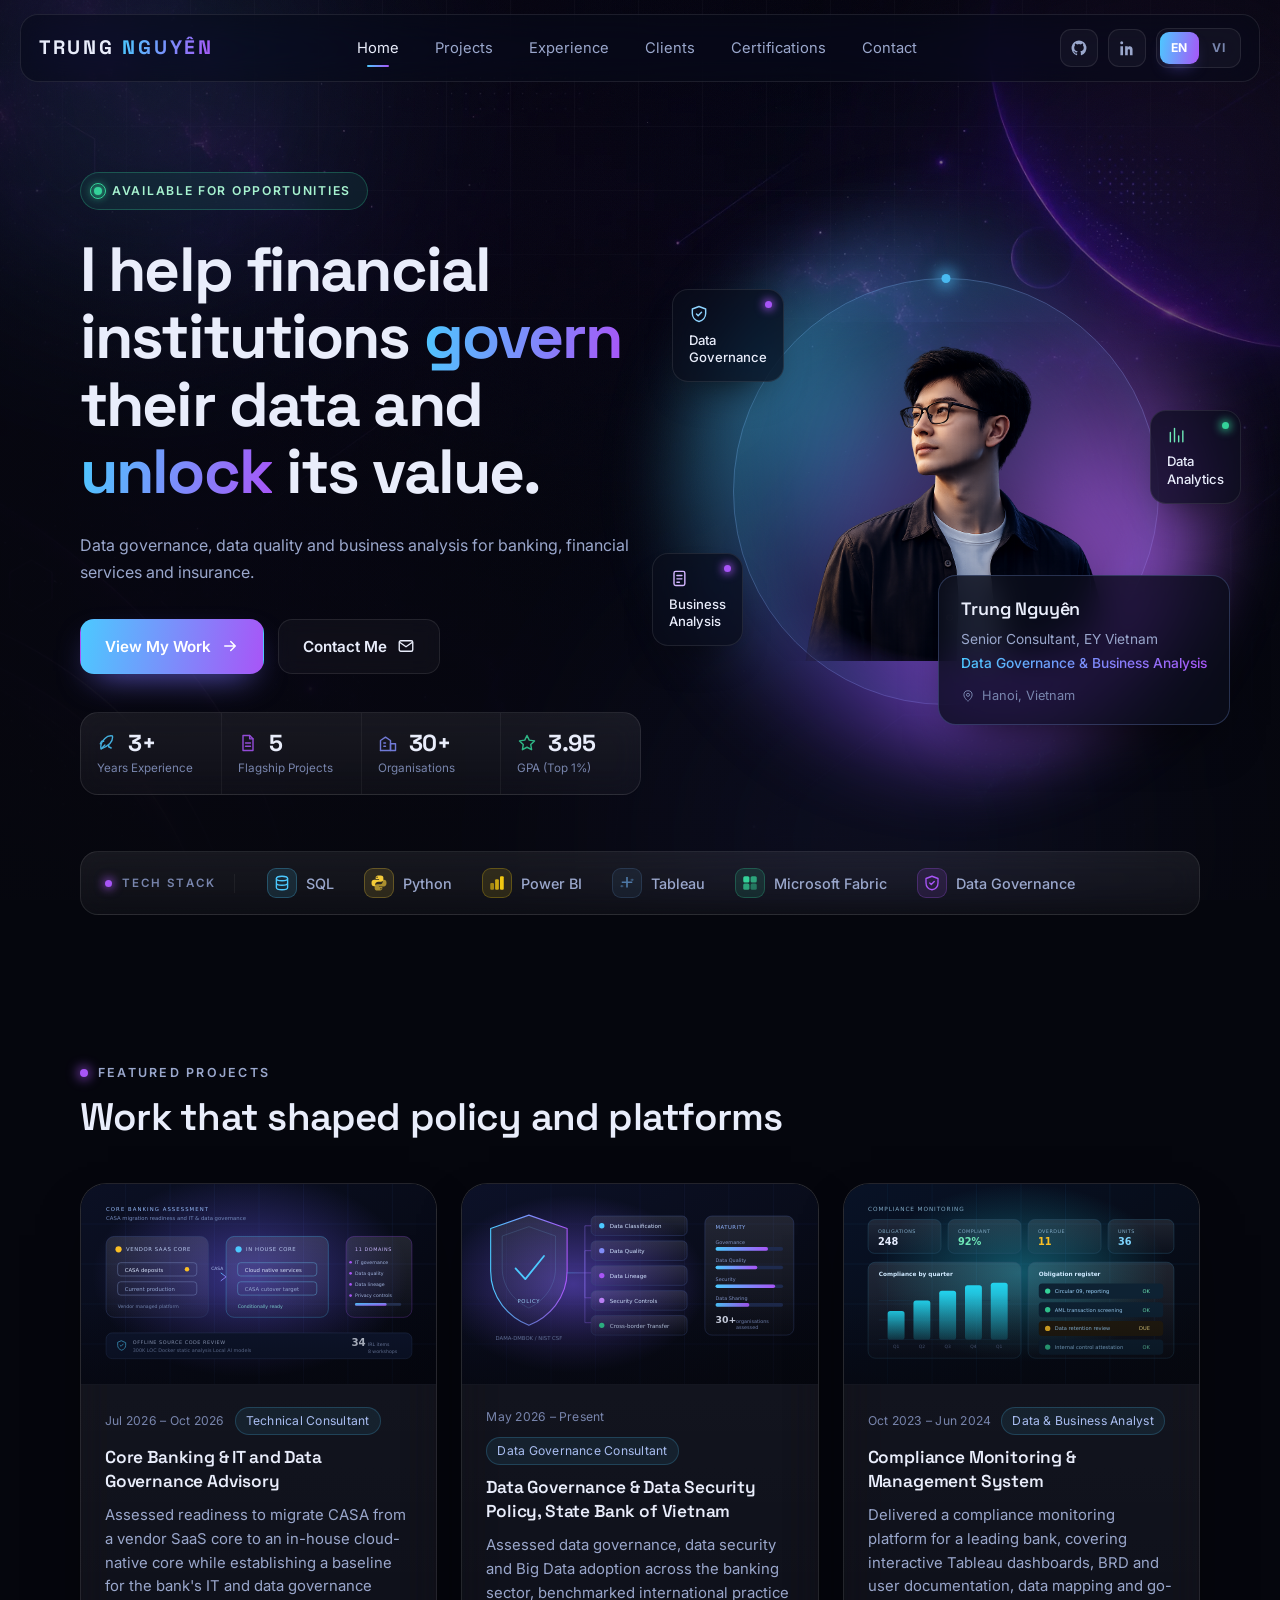
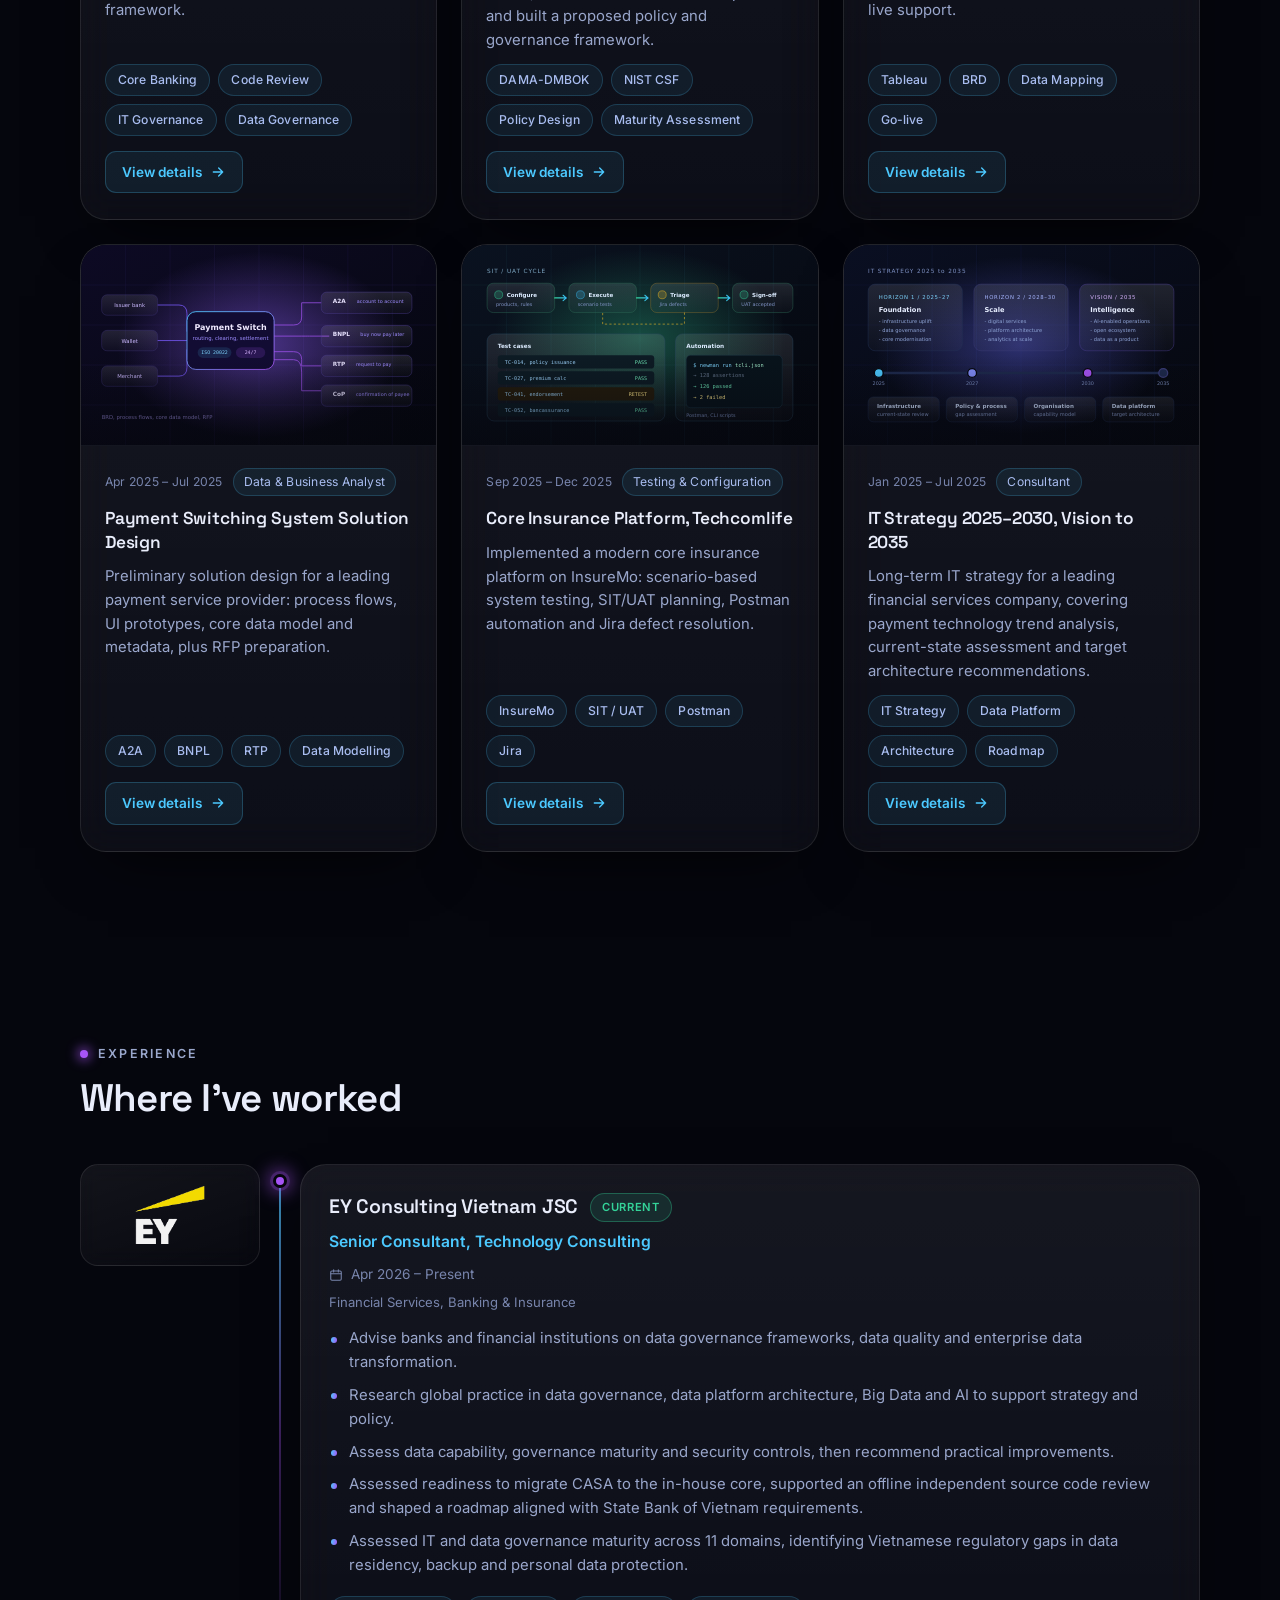
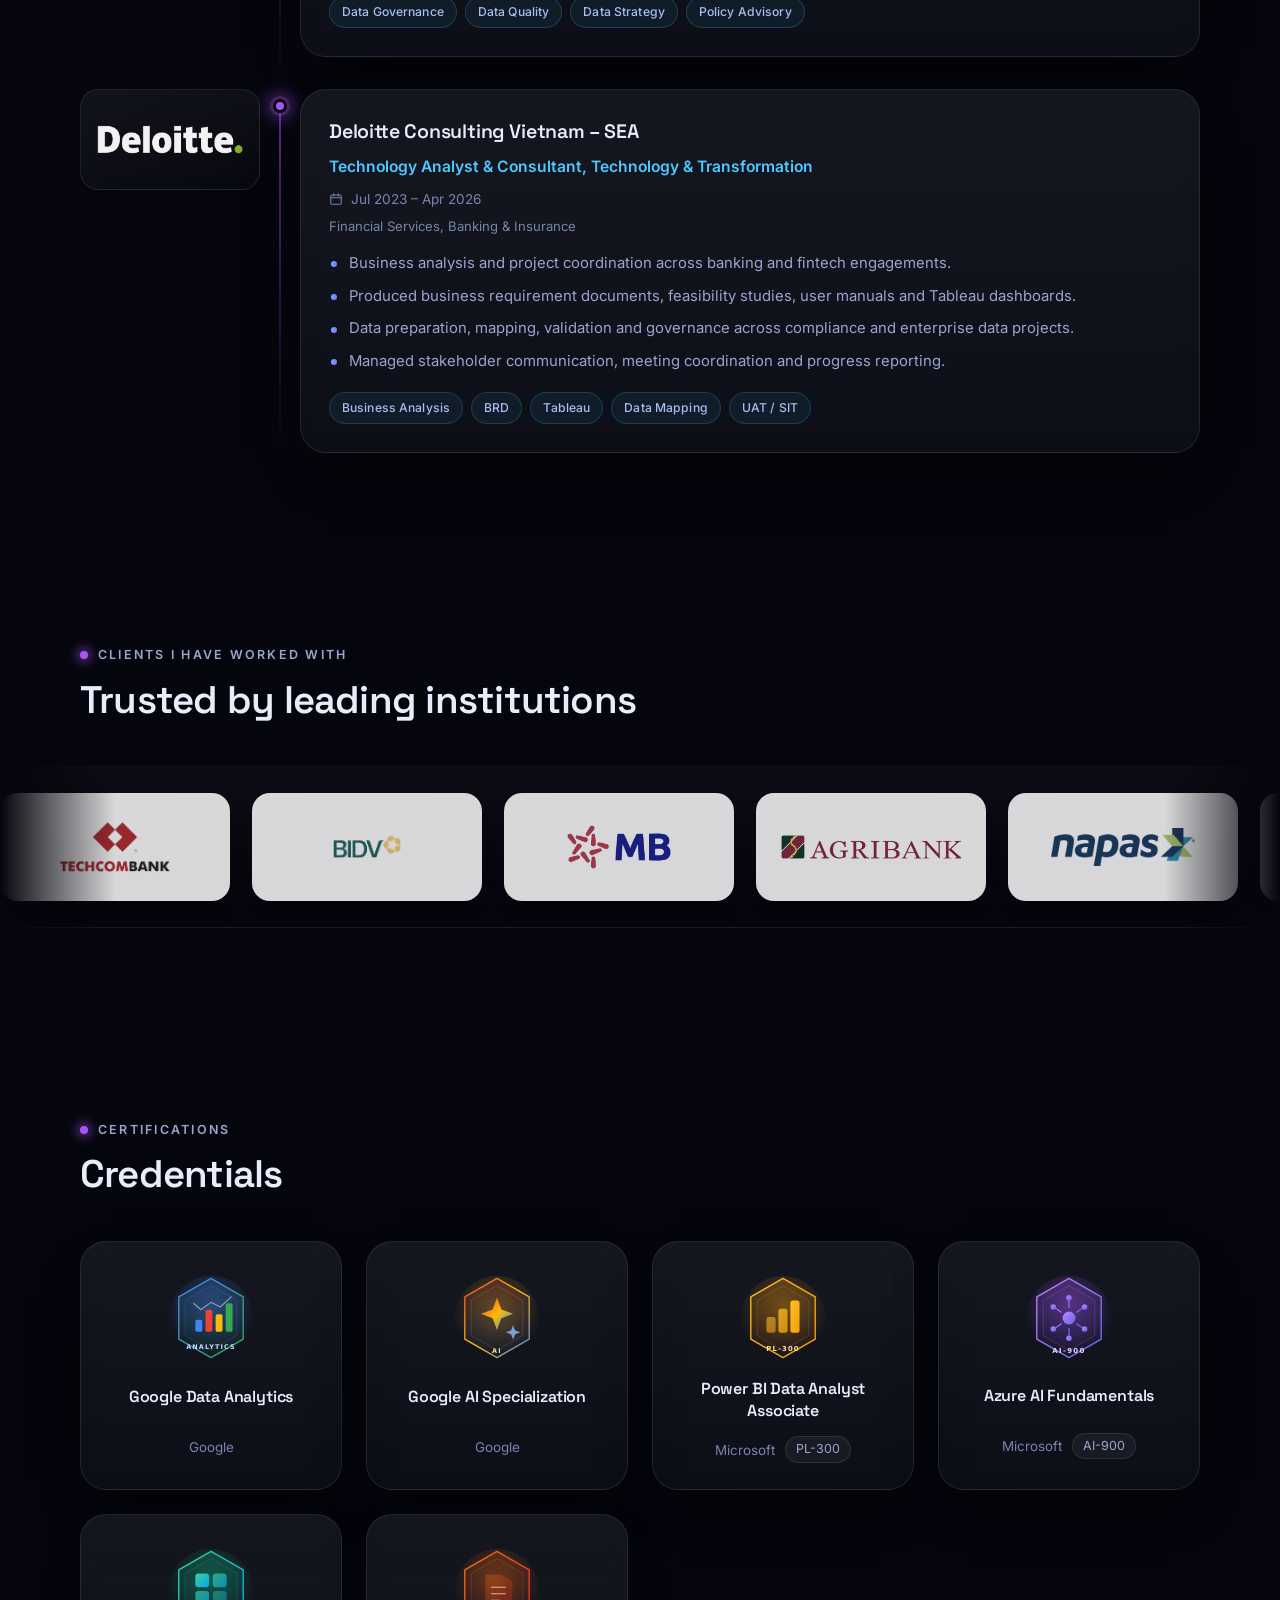
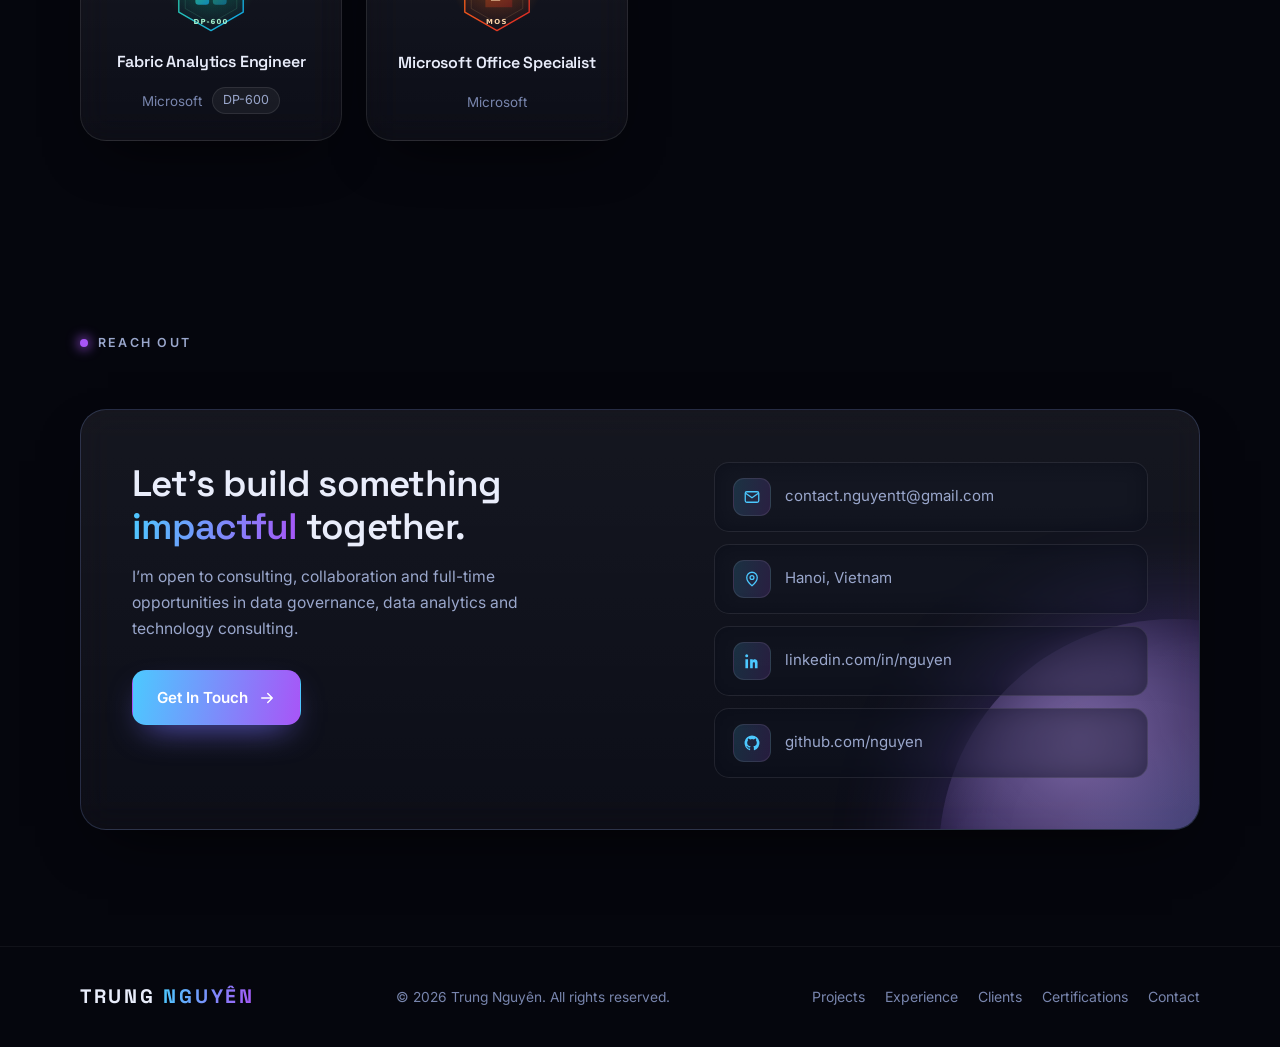
<file: index.html>
<!DOCTYPE html>
<html lang="en">
<head>
<meta charset="utf-8">
<meta name="viewport" content="width=device-width, initial-scale=1">

<!-- ══════════════════════════════════════════════════════════════════
     BEFORE GOING LIVE: replace https://your-domain.com with your real
     domain in the 4 places below (canonical, og:url, og:image,
     twitter:image) and in the JSON-LD block, robots.txt and sitemap.xml.
     Social previews need ABSOLUTE urls; a relative path shows no image.
     ══════════════════════════════════════════════════════════════════ -->

<title>Trung Nguyên | Data Governance &amp; Technology Consultant</title>
<meta name="description" content="Technology consultant specialising in data governance, data quality and business analysis for banking, financial services and insurance in Vietnam.">
<meta name="author" content="Trung Nguyên">
<meta name="theme-color" content="#05060d">
<link rel="canonical" href="https://your-domain.com/">

<meta property="og:type" content="website">
<meta property="og:site_name" content="Trung Nguyên">
<meta property="og:title" content="Trung Nguyên | Data Governance &amp; Technology Consultant">
<meta property="og:description" content="Data governance, data quality and business analysis for banking, financial services and insurance.">
<meta property="og:url" content="https://your-domain.com/">
<meta property="og:image" content="https://your-domain.com/Assets/og-image.jpg">
<meta property="og:image:width" content="1200">
<meta property="og:image:height" content="630">
<meta property="og:image:alt" content="Trung Nguyên, Data Governance and Technology Consultant, Hanoi, Vietnam">
<meta property="og:locale" content="en_US">
<meta property="og:locale:alternate" content="vi_VN">

<meta name="twitter:card" content="summary_large_image">
<meta name="twitter:title" content="Trung Nguyên | Data Governance &amp; Technology Consultant">
<meta name="twitter:description" content="Data governance, data quality and business analysis for banking, financial services and insurance.">
<meta name="twitter:image" content="https://your-domain.com/Assets/og-image.jpg">

<link rel="icon" href="data:image/svg+xml,<svg xmlns='http://www.w3.org/2000/svg' viewBox='0 0 32 32'><rect width='32' height='32' rx='8' fill='%2305060d'/><text x='16' y='22' font-size='16' font-family='sans-serif' font-weight='700' fill='%234cc9ff' text-anchor='middle'>N</text></svg>">
<link rel="preconnect" href="https://fonts.googleapis.com">
<link rel="preconnect" href="https://fonts.gstatic.com" crossorigin>
<link href="https://fonts.googleapis.com/css2?family=Space+Grotesk:wght@500;600;700&family=Inter:wght@400;500;600&display=swap" rel="stylesheet">
<link rel="stylesheet" href="css/style.css">

<script type="application/ld+json">
{
  "@context": "https://schema.org",
  "@type": "Person",
  "name": "Trung Nguyên",
  "alternateName": "Trung Nguyen",
  "jobTitle": "Senior Consultant, Technology Consulting",
  "description": "Technology consultant specialising in data governance, data quality and business analysis for banking, financial services and insurance.",
  "url": "https://your-domain.com/",
  "image": "https://your-domain.com/Assets/og-image.jpg",
  "email": "contact.nguyentt@gmail.com",
  "address": {
    "@type": "PostalAddress",
    "addressLocality": "Hanoi",
    "addressCountry": "VN"
  },
  "worksFor": {
    "@type": "Organization",
    "name": "EY Consulting Vietnam JSC"
  },
  "knowsAbout": [
    "Data Governance",
    "Data Quality",
    "Data Classification",
    "Business Analysis",
    "Data Analytics",
    "Banking Technology"
  ],
  "knowsLanguage": ["Vietnamese", "English", "Japanese"],
  "sameAs": [
    "https://linkedin.com/",
    "https://github.com/"
  ]
}
</script>
</head>
<body>

<a class="skip-link" href="#projects" data-vi="Tới nội dung chính">Skip to content</a>
<div class="progress" id="progress" aria-hidden="true"></div>

<!-- ambient background -->
<div class="bg-fx" aria-hidden="true">
  <div class="bg-photo"></div>
  <div class="bg-scrim"></div>
  <span class="orb orb--1"></span>
  <span class="orb orb--2"></span>
  <span class="orb orb--3"></span>
  <div class="bg-grid"></div>
  <div class="bg-noise"></div>
</div>

<!-- ─────────────── NAV ─────────────── -->
<header class="nav" id="nav">
  <div class="wrap nav__inner">
    <a class="brand" href="#home">TRUNG <span>NGUYÊN</span></a>

    <nav class="nav__links" id="navLinks" aria-label="Primary">
      <a href="#home" data-vi="Trang chủ">Home</a>
      <a href="#projects" data-vi="Dự án">Projects</a>
      <a href="#experience" data-vi="Kinh nghiệm">Experience</a>
      <a href="#clients" data-vi="Khách hàng">Clients</a>
      <a href="#certifications" data-vi="Chứng chỉ">Certifications</a>
      <a href="#contact" data-vi="Liên hệ">Contact</a>
    </nav>

    <div class="nav__actions">
      <a class="icon-btn" href="https://github.com/" target="_blank" rel="noopener" aria-label="GitHub">
        <svg viewBox="0 0 24 24" width="18" height="18" fill="currentColor" aria-hidden="true"><path d="M12 2A10 10 0 0 0 8.84 21.5c.5.09.68-.22.68-.48l-.01-1.7c-2.78.6-3.37-1.34-3.37-1.34-.45-1.16-1.11-1.47-1.11-1.47-.9-.62.07-.6.07-.6 1 .07 1.53 1.03 1.53 1.03.9 1.52 2.34 1.08 2.91.83.09-.65.35-1.09.63-1.34-2.22-.25-4.56-1.11-4.56-4.95 0-1.09.39-1.99 1.03-2.69-.1-.25-.45-1.27.1-2.65 0 0 .84-.27 2.75 1.03a9.5 9.5 0 0 1 5 0c1.91-1.3 2.75-1.03 2.75-1.03.55 1.38.2 2.4.1 2.65.64.7 1.03 1.6 1.03 2.69 0 3.85-2.34 4.7-4.57 4.94.36.31.68.92.68 1.85l-.01 2.75c0 .27.18.58.69.48A10 10 0 0 0 12 2Z"/></svg>
      </a>
      <a class="icon-btn" href="https://linkedin.com/" target="_blank" rel="noopener" aria-label="LinkedIn">
        <svg viewBox="0 0 24 24" width="18" height="18" fill="currentColor" aria-hidden="true"><path d="M6.94 5a2 2 0 1 1-4 0 2 2 0 0 1 4 0ZM3.2 21.5h3.5v-12H3.2v12Zm6.3 0H13v-6.6c0-1.74 2.9-1.9 2.9 0v6.6h3.5v-7.8c0-5.2-5.6-5-6.4-2.45V9.5H9.5v12Z"/></svg>
      </a>

      <div class="lang" role="group" aria-label="Language / Ngôn ngữ">
        <button type="button" class="lang__btn is-on" data-lang="en" aria-pressed="true">EN</button>
        <button type="button" class="lang__btn" data-lang="vi" aria-pressed="false">VI</button>
      </div>

      <button class="burger" id="burger" aria-label="Open menu" aria-expanded="false" aria-controls="navLinks">
        <span></span><span></span><span></span>
      </button>
    </div>
  </div>
</header>

<main id="top">

<!-- ─────────────── HERO ─────────────── -->
<section class="hero" id="home">
  <div class="wrap">
    <div class="hero__inner">

      <div class="hero__text reveal">
        <p class="badge"><span class="badge__dot"></span><span data-vi="Sẵn sàng cho cơ hội mới">Available for opportunities</span></p>

        <h1 class="hero__title" data-vi="Tôi giúp các tổ chức tài chính <span class=&quot;grad&quot;>quản trị</span> dữ liệu và <span class=&quot;grad&quot;>khai mở</span> giá trị của dữ liệu.">
          I help financial institutions
          <span class="grad">govern</span> their data
          and <span class="grad">unlock</span> its value.
        </h1>

        <p class="hero__lead" data-vi="Quản trị dữ liệu, chất lượng dữ liệu và phân tích nghiệp vụ cho ngân hàng, dịch vụ tài chính và bảo hiểm.">
          Data governance, data quality and business analysis for banking,
          financial services and insurance.
        </p>

        <div class="hero__cta">
          <a class="btn btn--primary" href="#projects">
            <span data-vi="Xem dự án">View My Work</span>
            <svg viewBox="0 0 24 24" width="18" height="18" fill="none" stroke="currentColor" stroke-width="2" stroke-linecap="round" stroke-linejoin="round" aria-hidden="true"><path d="M5 12h14m-6-6 6 6-6 6"/></svg>
          </a>
          <a class="btn btn--ghost" href="#contact">
            <span data-vi="Liên hệ">Contact Me</span>
            <svg viewBox="0 0 24 24" width="18" height="18" fill="none" stroke="currentColor" stroke-width="1.8" stroke-linejoin="round" aria-hidden="true"><rect x="3" y="5" width="18" height="14" rx="2"/><path d="m3.5 7 8.5 6 8.5-6"/></svg>
          </a>
        </div>

        <dl class="stats">
          <div class="stat">
            <span class="stat__ico"><svg viewBox="0 0 24 24" width="20" height="20" fill="none" stroke="currentColor" stroke-width="1.7" stroke-linecap="round" stroke-linejoin="round" aria-hidden="true"><path d="M5 19c-1-3 0-8 4.5-12.5C12 4 15.5 3 18.5 3.5c.5 3-.5 6.5-3 9C11 17 8 18 5 19Z"/><path d="M9.5 14.5 5 19m3-9H5.5L4 13m10 1v2.5l3 1.5"/></svg></span>
            <dt data-vi="Năm kinh nghiệm">Years Experience</dt><dd>3+</dd>
          </div>
          <div class="stat">
            <span class="stat__ico"><svg viewBox="0 0 24 24" width="20" height="20" fill="none" stroke="currentColor" stroke-width="1.7" stroke-linecap="round" stroke-linejoin="round" aria-hidden="true"><path d="M6 3h8l4 4v14H6z"/><path d="M14 3v4h4M9 12h6M9 16h6"/></svg></span>
            <dt data-vi="Dự án tiêu biểu">Flagship Projects</dt><dd>5</dd>
          </div>
          <div class="stat">
            <span class="stat__ico"><svg viewBox="0 0 24 24" width="20" height="20" fill="none" stroke="currentColor" stroke-width="1.7" stroke-linecap="round" stroke-linejoin="round" aria-hidden="true"><path d="M3 21V9l6-4 6 4v12"/><path d="M15 21V13h6v8M3 21h18M7 12h2M7 16h2"/></svg></span>
            <dt data-vi="Tổ chức">Organisations</dt><dd>30+</dd>
          </div>
          <div class="stat">
            <span class="stat__ico"><svg viewBox="0 0 24 24" width="20" height="20" fill="none" stroke="currentColor" stroke-width="1.7" stroke-linecap="round" stroke-linejoin="round" aria-hidden="true"><path d="m12 3 2.7 5.6 6.3.9-4.5 4.4 1 6.1-5.5-2.9L6.5 20l1-6.1L3 9.5l6.3-.9z"/></svg></span>
            <dt>GPA (Top 1%)</dt><dd>3.95</dd>
          </div>
        </dl>
      </div>

      <div class="hero__media reveal">
        <div class="portrait">
          <span class="portrait__ring"></span>
          <span class="portrait__glow"></span>
          <img src="Assets/avatar.png" alt="Portrait of Trung Nguyên" width="1536" height="1024" fetchpriority="high">

          <div class="float float--a">
            <svg viewBox="0 0 24 24" width="20" height="20" fill="none" stroke="currentColor" stroke-width="1.7" stroke-linecap="round" stroke-linejoin="round" aria-hidden="true"><path d="M12 3l8 3v5.5c0 4.6-3.2 8.5-8 9.5-4.8-1-8-4.9-8-9.5V6z"/><path d="m9 12 2 2 4-4"/></svg>
            <span data-vi="Quản trị<br>dữ liệu">Data<br>Governance</span>
            <i class="float__dot"></i>
          </div>

          <div class="float float--b">
            <svg viewBox="0 0 24 24" width="20" height="20" fill="none" stroke="currentColor" stroke-width="1.7" stroke-linecap="round" stroke-linejoin="round" aria-hidden="true"><path d="M4 20V9m5 11V4m5 16v-7m5 7V7"/></svg>
            <span data-vi="Phân tích<br>dữ liệu">Data<br>Analytics</span>
            <i class="float__dot"></i>
          </div>

          <div class="float float--c">
            <svg viewBox="0 0 24 24" width="20" height="20" fill="none" stroke="currentColor" stroke-width="1.7" stroke-linecap="round" stroke-linejoin="round" aria-hidden="true"><path d="M8 4h9a2 2 0 0 1 2 2v13a2 2 0 0 1-2 2H8a2 2 0 0 1-2-2V6a2 2 0 0 1 2-2Z"/><path d="M9.5 9h6M9.5 13h6M9.5 17h3"/></svg>
            <span data-vi="Phân tích<br>nghiệp vụ">Business<br>Analysis</span>
            <i class="float__dot"></i>
          </div>

          <div class="namecard">
            <p class="namecard__name">Trung Nguyên</p>
            <p class="namecard__role" data-vi="Chuyên viên Cao cấp, EY Việt Nam">Senior Consultant, EY Vietnam</p>
            <p class="namecard__sub" data-vi="Quản trị dữ liệu &amp; Phân tích nghiệp vụ">Data Governance &amp; Business Analysis</p>
            <p class="namecard__loc">
              <svg viewBox="0 0 24 24" width="14" height="14" fill="none" stroke="currentColor" stroke-width="1.7" stroke-linejoin="round" aria-hidden="true"><path d="M12 21s7-5.6 7-11a7 7 0 1 0-14 0c0 5.4 7 11 7 11Z"/><circle cx="12" cy="10" r="2.6"/></svg>
              <span data-vi="Hà Nội, Việt Nam">Hanoi, Vietnam</span>
            </p>
          </div>
        </div>
      </div>

    </div>

    <!-- tech stack strip -->
    <div class="stack reveal">
      <p class="stack__label" data-vi="Công nghệ">Tech Stack</p>
      <ul class="stack__list">
        <li><span class="stack__ico" style="--c:#4cc9ff"><svg viewBox="0 0 24 24" width="18" height="18" fill="none" stroke="currentColor" stroke-width="1.8" aria-hidden="true"><ellipse cx="12" cy="6" rx="7.5" ry="3"/><path d="M4.5 6v12c0 1.7 3.4 3 7.5 3s7.5-1.3 7.5-3V6M4.5 12c0 1.7 3.4 3 7.5 3s7.5-1.3 7.5-3"/></svg></span>SQL</li>
        <li><span class="stack__ico" style="--c:#ffd43b"><svg viewBox="0 0 24 24" width="18" height="18" fill="currentColor" aria-hidden="true"><path d="M11.9 2c-2.4 0-4.3.6-4.3 2.7v2.1h4.5v.7H5.5C3.4 7.5 2 8.9 2 12s1.3 4.4 3.4 4.4h1.6v-2.6c0-2.2 1.9-3.4 4-3.4h3.6c1.8 0 3.2-1.3 3.2-3V4.7C17.8 3 16.3 2 14.4 2Zm-2.5 1.4a.9.9 0 1 1 0 1.8.9.9 0 0 1 0-1.8Z" opacity=".95"/><path d="M12.1 22c2.4 0 4.3-.6 4.3-2.7v-2.1h-4.5v-.7h6.6C20.6 16.5 22 15.1 22 12s-1.3-4.4-3.4-4.4h-1.6v2.6c0 2.2-1.9 3.4-4 3.4h-3.6c-1.8 0-3.2 1.3-3.2 3v2.7C6.2 21 7.7 22 9.6 22Zm2.5-1.4a.9.9 0 1 1 0-1.8.9.9 0 0 1 0 1.8Z" opacity=".6"/></svg></span>Python</li>
        <li><span class="stack__ico" style="--c:#f2c811"><svg viewBox="0 0 24 24" width="18" height="18" fill="currentColor" aria-hidden="true"><rect x="3" y="12" width="5" height="9" rx="1.4" opacity=".6"/><rect x="9.5" y="7" width="5" height="14" rx="1.4" opacity=".8"/><rect x="16" y="3" width="5" height="18" rx="1.4"/></svg></span>Power BI</li>
        <li><span class="stack__ico" style="--c:#4e79a7"><svg viewBox="0 0 24 24" width="18" height="18" fill="currentColor" aria-hidden="true"><path d="M10.9 4h2.2v5.9H19v2.2h-5.9V18h-2.2v-5.9H5V9.9h5.9z"/><path d="M4.4 14.6h1.5v3.2H4.4zM3 15.6h4.3v1.2H3z" opacity=".75"/><path d="M18.1 6.2h1.5v3.2h-1.5zM16.7 7.2H21v1.2h-4.3z" opacity=".75"/></svg></span>Tableau</li>
        <li><span class="stack__ico" style="--c:#34d399"><svg viewBox="0 0 24 24" width="18" height="18" fill="currentColor" aria-hidden="true"><rect x="3" y="3" width="8.2" height="8.2" rx="2"/><rect x="12.8" y="3" width="8.2" height="8.2" rx="2" opacity=".72"/><rect x="3" y="12.8" width="8.2" height="8.2" rx="2" opacity=".72"/><rect x="12.8" y="12.8" width="8.2" height="8.2" rx="2" opacity=".45"/></svg></span>Microsoft Fabric</li>
        <li><span class="stack__ico" style="--c:#a855f7"><svg viewBox="0 0 24 24" width="18" height="18" fill="none" stroke="currentColor" stroke-width="1.8" stroke-linecap="round" stroke-linejoin="round" aria-hidden="true"><path d="M12 3l8 3v5.5c0 4.6-3.2 8.5-8 9.5-4.8-1-8-4.9-8-9.5V6z"/><path d="m9 12 2 2 4-4"/></svg></span><span data-vi="Quản trị dữ liệu">Data Governance</span></li>
      </ul>
    </div>
  </div>
</section>

<!-- ─────────────── 1. FEATURED PROJECTS ─────────────── -->
<section class="section" id="projects">
  <div class="wrap">
    <header class="section__head reveal">
      <div>
        <p class="eyebrow"><span class="dot"></span><span data-vi="Dự án tiêu biểu">Featured Projects</span></p>
        <h2 class="section__title" data-vi="Những dự án định hình chính sách và nền tảng">Work that shaped policy and platforms</h2>
      </div>
    </header>

    <div class="grid grid--projects">

      <article class="card project reveal">
        <div class="project__thumb"><img src="Assets/thumbs/core-banking.svg" alt="" loading="lazy" width="800" height="450"></div>
        <div class="card__body">
          <p class="card__meta">
            <span data-vi="07/2026 – 10/2026">Jul 2026 – Oct 2026</span>
            <span class="card__role" data-vi="Tư vấn viên Kỹ thuật">Technical Consultant</span>
          </p>
          <h3 class="card__title" data-vi="Tư vấn Core Banking và Quản trị CNTT &amp; Dữ liệu">Core Banking &amp; IT and Data Governance Advisory</h3>
          <p class="card__text" data-vi="Đánh giá mức độ sẵn sàng chuyển CASA từ core SaaS của nhà cung cấp sang core cloud-native nội bộ, đồng thời xây dựng baseline cho khung Quản trị CNTT và Dữ liệu của ngân hàng.">Assessed readiness to migrate CASA from a vendor SaaS core to an in-house cloud-native core while establishing a baseline for the bank's IT and data governance framework.</p>
          <ul class="tags">
            <li>Core Banking</li><li data-vi="Rà soát mã nguồn">Code Review</li>
            <li data-vi="Quản trị CNTT">IT Governance</li><li data-vi="Quản trị dữ liệu">Data Governance</li>
          </ul>
          <button class="detail-btn" type="button" data-dialog="dlg-core-banking">
            <span data-vi="Xem chi tiết">View details</span>
            <svg viewBox="0 0 24 24" width="16" height="16" fill="none" stroke="currentColor" stroke-width="2" stroke-linecap="round" stroke-linejoin="round" aria-hidden="true"><path d="M5 12h14m-6-6 6 6-6 6"/></svg>
          </button>
        </div>
      </article>

      <article class="card project reveal">
        <div class="project__thumb"><img src="Assets/thumbs/governance.svg" alt="" loading="lazy" width="800" height="450"></div>
        <div class="card__body">
          <p class="card__meta">
            <span data-vi="05/2026 – Hiện tại">May 2026 – Present</span>
            <span class="card__role" data-vi="Tư vấn viên Quản trị dữ liệu">Data Governance Consultant</span>
          </p>
          <h3 class="card__title" data-vi="Chính sách Quản trị dữ liệu &amp; An toàn dữ liệu, Ngân hàng Nhà nước Việt Nam">Data Governance &amp; Data Security Policy, State Bank of Vietnam</h3>
          <p class="card__text" data-vi="Đánh giá hiện trạng quản trị dữ liệu, an toàn dữ liệu và mức độ ứng dụng Dữ liệu lớn trong ngành ngân hàng, đối sánh thông lệ quốc tế và xây dựng khung chính sách, khung quản trị đề xuất.">Assessed data governance, data security and Big Data adoption across the banking sector, benchmarked international practice and built a proposed policy and governance framework.</p>
          <ul class="tags">
            <li>DAMA-DMBOK</li><li>NIST CSF</li>
            <li data-vi="Thiết kế chính sách">Policy Design</li>
            <li data-vi="Đánh giá mức độ trưởng thành">Maturity Assessment</li>
          </ul>
          <button class="detail-btn" type="button" data-dialog="dlg-sbv">
            <span data-vi="Xem chi tiết">View details</span>
            <svg viewBox="0 0 24 24" width="16" height="16" fill="none" stroke="currentColor" stroke-width="2" stroke-linecap="round" stroke-linejoin="round" aria-hidden="true"><path d="M5 12h14m-6-6 6 6-6 6"/></svg>
          </button>
        </div>
      </article>

      <article class="card project reveal">
        <div class="project__thumb"><img src="Assets/thumbs/cmms.svg" alt="" loading="lazy" width="800" height="450"></div>
        <div class="card__body">
          <p class="card__meta">
            <span data-vi="10/2023 – 06/2024">Oct 2023 – Jun 2024</span>
            <span class="card__role" data-vi="Phân tích Dữ liệu &amp; Nghiệp vụ">Data &amp; Business Analyst</span>
          </p>
          <h3 class="card__title" data-vi="Hệ thống Giám sát &amp; Quản lý Tuân thủ">Compliance Monitoring &amp; Management System</h3>
          <p class="card__text" data-vi="Triển khai hệ thống giám sát tuân thủ cho một ngân hàng hàng đầu, gồm dashboard Tableau tương tác, tài liệu BRD và hướng dẫn sử dụng, mapping dữ liệu và hỗ trợ go-live.">Delivered a compliance monitoring platform for a leading bank, covering interactive Tableau dashboards, BRD and user documentation, data mapping and go-live support.</p>
          <ul class="tags">
            <li>Tableau</li><li>BRD</li>
            <li data-vi="Mapping dữ liệu">Data Mapping</li><li>Go-live</li>
          </ul>
          <button class="detail-btn" type="button" data-dialog="dlg-cmms">
            <span data-vi="Xem chi tiết">View details</span>
            <svg viewBox="0 0 24 24" width="16" height="16" fill="none" stroke="currentColor" stroke-width="2" stroke-linecap="round" stroke-linejoin="round" aria-hidden="true"><path d="M5 12h14m-6-6 6 6-6 6"/></svg>
          </button>
        </div>
      </article>

      <article class="card project reveal">
        <div class="project__thumb"><img src="Assets/thumbs/payments.svg" alt="" loading="lazy" width="800" height="450"></div>
        <div class="card__body">
          <p class="card__meta">
            <span data-vi="04/2025 – 07/2025">Apr 2025 – Jul 2025</span>
            <span class="card__role" data-vi="Phân tích Dữ liệu &amp; Nghiệp vụ">Data &amp; Business Analyst</span>
          </p>
          <h3 class="card__title" data-vi="Thiết kế giải pháp Hệ thống Chuyển mạch Thanh toán">Payment Switching System Solution Design</h3>
          <p class="card__text" data-vi="Thiết kế giải pháp sơ bộ cho một nhà cung cấp dịch vụ thanh toán hàng đầu: luồng quy trình nghiệp vụ, nguyên mẫu giao diện, mô hình dữ liệu lõi và metadata, cùng công tác chuẩn bị hồ sơ mời thầu.">Preliminary solution design for a leading payment service provider: process flows, UI prototypes, core data model and metadata, plus RFP preparation.</p>
          <ul class="tags">
            <li>A2A</li><li>BNPL</li><li>RTP</li>
            <li data-vi="Mô hình dữ liệu">Data Modelling</li>
          </ul>
          <button class="detail-btn" type="button" data-dialog="dlg-switch">
            <span data-vi="Xem chi tiết">View details</span>
            <svg viewBox="0 0 24 24" width="16" height="16" fill="none" stroke="currentColor" stroke-width="2" stroke-linecap="round" stroke-linejoin="round" aria-hidden="true"><path d="M5 12h14m-6-6 6 6-6 6"/></svg>
          </button>
        </div>
      </article>

      <article class="card project reveal">
        <div class="project__thumb"><img src="Assets/thumbs/insurance.svg" alt="" loading="lazy" width="800" height="450"></div>
        <div class="card__body">
          <p class="card__meta">
            <span data-vi="09/2025 – 12/2025">Sep 2025 – Dec 2025</span>
            <span class="card__role" data-vi="Kiểm thử &amp; Cấu hình">Testing &amp; Configuration</span>
          </p>
          <h3 class="card__title" data-vi="Nền tảng Bảo hiểm Lõi, Techcomlife">Core Insurance Platform, Techcomlife</h3>
          <p class="card__text" data-vi="Triển khai nền tảng bảo hiểm lõi hiện đại trên giải pháp InsureMo: kiểm thử theo kịch bản nghiệp vụ, lập kế hoạch SIT/UAT, tự động hóa bằng Postman và xử lý lỗi trên Jira.">Implemented a modern core insurance platform on InsureMo: scenario-based system testing, SIT/UAT planning, Postman automation and Jira defect resolution.</p>
          <ul class="tags"><li>InsureMo</li><li>SIT / UAT</li><li>Postman</li><li>Jira</li></ul>
          <button class="detail-btn" type="button" data-dialog="dlg-insurance">
            <span data-vi="Xem chi tiết">View details</span>
            <svg viewBox="0 0 24 24" width="16" height="16" fill="none" stroke="currentColor" stroke-width="2" stroke-linecap="round" stroke-linejoin="round" aria-hidden="true"><path d="M5 12h14m-6-6 6 6-6 6"/></svg>
          </button>
        </div>
      </article>

      <article class="card project reveal">
        <div class="project__thumb"><img src="Assets/thumbs/strategy.svg" alt="" loading="lazy" width="800" height="450"></div>
        <div class="card__body">
          <p class="card__meta">
            <span data-vi="01/2025 – 07/2025">Jan 2025 – Jul 2025</span>
            <span class="card__role" data-vi="Tư vấn viên">Consultant</span>
          </p>
          <h3 class="card__title" data-vi="Chiến lược CNTT 2025–2030, tầm nhìn 2035">IT Strategy 2025–2030, Vision to 2035</h3>
          <p class="card__text" data-vi="Xây dựng chiến lược CNTT dài hạn cho một công ty dịch vụ tài chính hàng đầu, gồm phân tích xu hướng công nghệ thanh toán, đánh giá hiện trạng và khuyến nghị kiến trúc mục tiêu.">Long-term IT strategy for a leading financial services company, covering payment technology trend analysis, current-state assessment and target architecture recommendations.</p>
          <ul class="tags">
            <li data-vi="Chiến lược CNTT">IT Strategy</li>
            <li data-vi="Nền tảng dữ liệu">Data Platform</li>
            <li data-vi="Kiến trúc">Architecture</li>
            <li data-vi="Lộ trình">Roadmap</li>
          </ul>
          <button class="detail-btn" type="button" data-dialog="dlg-strategy">
            <span data-vi="Xem chi tiết">View details</span>
            <svg viewBox="0 0 24 24" width="16" height="16" fill="none" stroke="currentColor" stroke-width="2" stroke-linecap="round" stroke-linejoin="round" aria-hidden="true"><path d="M5 12h14m-6-6 6 6-6 6"/></svg>
          </button>
        </div>
      </article>

    </div>
  </div>

  <!-- ── project detail dialogs ── -->

  <dialog class="dlg" id="dlg-sbv" aria-labelledby="dlg-sbv-t">
    <form method="dialog" class="dlg__close-form">
      <button class="dlg__close" aria-label="Close" data-vi-label="Đóng">
        <svg viewBox="0 0 24 24" width="20" height="20" fill="none" stroke="currentColor" stroke-width="2" stroke-linecap="round" aria-hidden="true"><path d="M6 6l12 12M18 6 6 18"/></svg>
      </button>
    </form>
    <div class="dlg__media"><img src="Assets/thumbs/governance.svg" alt="" width="800" height="450"></div>
    <div class="dlg__body">
      <p class="card__meta">
        <span data-vi="05/2026 – Hiện tại">May 2026 – Present</span>
        <span class="card__role" data-vi="Tư vấn viên Quản trị dữ liệu">Data Governance Consultant</span>
      </p>
      <h3 class="dlg__title" id="dlg-sbv-t" data-vi="Nghiên cứu và xây dựng chính sách về Quản trị dữ liệu và An toàn dữ liệu trong ngành ngân hàng">Research and policy development on data governance and data security in the banking sector</h3>
      <p class="dlg__lead" data-vi="Hỗ trợ Ngân hàng Nhà nước Việt Nam (SBV) đánh giá hiện trạng quản trị dữ liệu, an toàn dữ liệu và mức độ ứng dụng Dữ liệu lớn trong ngành ngân hàng; đối sánh thông lệ quốc tế, xác định khoảng trống pháp lý; từ đó xây dựng khuyến nghị chính sách và khung quản trị nhằm tăng cường quản lý dữ liệu và an toàn thông tin.">Supporting the State Bank of Vietnam (SBV) in assessing the current state of data governance, data security and Big Data adoption across the banking sector. The work benchmarks international practice, identifies regulatory gaps and builds policy recommendations and a governance framework to strengthen data management and information security.</p>
      <h4 class="dlg__h" data-vi="Công việc chính">What I did</h4>
      <ul class="dlg__list">
        <li data-vi="Nghiên cứu thông lệ quốc tế về Quản trị dữ liệu, An toàn dữ liệu, Dữ liệu lớn và Trí tuệ nhân tạo, đối sánh với các khung như DAMA-DMBOK, NIST CSF và kinh nghiệm quản lý tại Singapore, Thái Lan, EU và Hoa Kỳ.">Researched international practice in data governance, data security, Big Data and AI, benchmarking against frameworks such as DAMA-DMBOK and NIST CSF and regulatory experience in Singapore, Thailand, the EU and the US.</li>
        <li data-vi="Thiết kế khung khảo sát cho hơn 30 tổ chức trong ngành ngân hàng và hệ sinh thái thanh toán, đo lường mức độ trưởng thành về quản trị dữ liệu, an toàn dữ liệu, chất lượng dữ liệu, chia sẻ dữ liệu và mức độ sẵn sàng tuân thủ.">Designed a survey framework for 30+ organisations across banking and the payments ecosystem, measuring maturity in data governance, data security, data quality, data sharing and regulatory readiness.</li>
        <li data-vi="Phân tích yêu cầu pháp lý và khoảng trống chính sách theo Nghị định 165/2025/NĐ-CP, Quyết định 20/2025/QĐ-TTg, Luật Bảo vệ dữ liệu cá nhân 91/2025/QH15, Nghị định 356/2025/NĐ-CP, Dự thảo Luật An ninh dữ liệu và Thông tư 09/2020/TT-NHNN.">Analysed regulatory requirements and policy gaps against Decree 165/2025/NĐ-CP, Decision 20/2025/QĐ-TTg, the Personal Data Protection Law 91/2025/QH15, Decree 356/2025/NĐ-CP, the draft Data Security Law and Circular 09/2020/TT-NHNN.</li>
        <li data-vi="Xây dựng khung chính sách đề xuất về quản trị dữ liệu, phân loại dữ liệu, chất lượng dữ liệu, dòng dữ liệu, kiểm soát an toàn dữ liệu, quản lý bên thứ ba, chuyển dữ liệu xuyên biên giới và báo cáo sự cố.">Built a proposed policy framework covering data governance, data classification, data quality, data lineage, security controls, third-party and outsourcing management, cross-border data transfer and incident reporting.</li>
        <li data-vi="Điều phối với SBV, chuyên gia quốc tế và các bên liên quan để thu thập yêu cầu, xác thực phát hiện, rà soát phản hồi và hoàn thiện tài liệu phục vụ xây dựng chính sách.">Coordinated with the SBV, international experts and stakeholders to gather requirements, validate findings, review feedback and finalise documentation for policy development.</li>
      </ul>
    </div>
  </dialog>

  <dialog class="dlg" id="dlg-cmms" aria-labelledby="dlg-cmms-t">
    <form method="dialog" class="dlg__close-form">
      <button class="dlg__close" aria-label="Close" data-vi-label="Đóng">
        <svg viewBox="0 0 24 24" width="20" height="20" fill="none" stroke="currentColor" stroke-width="2" stroke-linecap="round" aria-hidden="true"><path d="M6 6l12 12M18 6 6 18"/></svg>
      </button>
    </form>
    <div class="dlg__media"><img src="Assets/thumbs/cmms.svg" alt="" width="800" height="450"></div>
    <div class="dlg__body">
      <p class="card__meta">
        <span data-vi="10/2023 – 06/2024">Oct 2023 – Jun 2024</span>
        <span class="card__role" data-vi="Phân tích Dữ liệu &amp; Nghiệp vụ">Data &amp; Business Analyst</span>
      </p>
      <h3 class="dlg__title" id="dlg-cmms-t" data-vi="Triển khai Hệ thống Giám sát &amp; Quản lý Tuân thủ (CMMS) cho một ngân hàng hàng đầu">Compliance Monitoring &amp; Management System (CMMS) for a leading bank</h3>
      <p class="dlg__lead" data-vi="CMMS là giải pháp phần mềm chuyên biệt giúp ngân hàng giám sát việc tuân thủ các yêu cầu pháp lý và chính sách nội bộ.">CMMS is a dedicated software solution that helps a bank monitor compliance with regulatory requirements and internal policy.</p>
      <h4 class="dlg__h" data-vi="Công việc chính">What I did</h4>
      <ul class="dlg__list">
        <li data-vi="Thiết kế và xây dựng dashboard tương tác trên Tableau để trực quan hóa dữ liệu và theo dõi hiệu quả hoạt động.">Designed and built interactive Tableau dashboards to visualise data and track operational performance.</li>
        <li data-vi="Chuẩn bị tài liệu dự án trọng yếu, bao gồm Tài liệu yêu cầu nghiệp vụ (BRD), hướng dẫn sử dụng và các báo cáo liên quan.">Prepared core project documentation including the business requirement document (BRD), user manuals and related reports.</li>
        <li data-vi="Hỗ trợ hoạt động go-live các tính năng liên quan nhằm bảo đảm triển khai hệ thống thuận lợi và thành công.">Supported go-live of the relevant features to ensure a smooth and successful system rollout.</li>
        <li data-vi="Thực hiện chuẩn bị và mapping dữ liệu để bảo đảm yêu cầu hệ thống phù hợp với mục tiêu nghiệp vụ.">Carried out data preparation and mapping so system requirements aligned with business objectives.</li>
        <li data-vi="Duy trì trao đổi thường xuyên với khách hàng, xử lý vấn đề và bảo đảm sự thống nhất giữa các bên liên quan.">Maintained regular client communication, resolved issues and kept stakeholders aligned.</li>
      </ul>
    </div>
  </dialog>

  <dialog class="dlg" id="dlg-switch" aria-labelledby="dlg-switch-t">
    <form method="dialog" class="dlg__close-form">
      <button class="dlg__close" aria-label="Close" data-vi-label="Đóng">
        <svg viewBox="0 0 24 24" width="20" height="20" fill="none" stroke="currentColor" stroke-width="2" stroke-linecap="round" aria-hidden="true"><path d="M6 6l12 12M18 6 6 18"/></svg>
      </button>
    </form>
    <div class="dlg__media"><img src="Assets/thumbs/payments.svg" alt="" width="800" height="450"></div>
    <div class="dlg__body">
      <p class="card__meta">
        <span data-vi="04/2025 – 07/2025">Apr 2025 – Jul 2025</span>
        <span class="card__role" data-vi="Phân tích Dữ liệu &amp; Nghiệp vụ">Data &amp; Business Analyst</span>
      </p>
      <h3 class="dlg__title" id="dlg-switch-t" data-vi="Tư vấn và thiết kế giải pháp sơ bộ cho Hệ thống Chuyển mạch Thanh toán">Advisory and preliminary solution design for a payment switching system</h3>
      <p class="dlg__lead" data-vi="Phối hợp chặt chẽ với khách hàng để xây dựng thiết kế giải pháp sơ bộ cho hệ thống chuyển mạch thanh toán, đồng thời cung cấp kinh nghiệm triển khai và góc nhìn chuyên sâu về kỹ thuật, nghiệp vụ nhằm bảo đảm giải pháp đề xuất hỗ trợ hiệu quả các mục tiêu kinh doanh chiến lược.">Worked closely with the client to build a preliminary solution design for a payment switching system, contributing implementation experience and technical and business insight so the proposed solution supported strategic objectives.</p>
      <h4 class="dlg__h" data-vi="Công việc chính">What I did</h4>
      <ul class="dlg__list">
        <li data-vi="Xây dựng tài liệu BRD sơ bộ, bao gồm luồng quy trình nghiệp vụ chi tiết, nguyên mẫu giao diện người dùng, thiết kế mô hình dữ liệu lõi, metadata và định nghĩa trường dữ liệu.">Produced the preliminary BRD, covering detailed business process flows, UI prototypes, core data model design, metadata and field definitions for the payment system.</li>
        <li data-vi="Chuẩn bị báo cáo khuyến nghị và lựa chọn giải pháp dựa trên tham vấn chuyên gia và bài học kinh nghiệm từ các triển khai trong nước và quốc tế.">Prepared recommendation and solution-selection reports based on expert consultation and lessons learned from domestic and international implementations.</li>
        <li data-vi="Nghiên cứu và phác thảo luồng quy trình tổng thể từ đầu đến cuối cho các sản phẩm thanh toán: Chuyển tiền tài khoản đến tài khoản (A2A), Mua trước trả sau (BNPL), Yêu cầu thanh toán (RTP) và Xác nhận người thụ hưởng.">Researched and mapped end-to-end process flows for the relevant payment products: account-to-account transfer (A2A), buy now pay later (BNPL), request to pay (RTP) and confirmation of payee.</li>
        <li data-vi="Đóng góp vào việc chuẩn bị bộ hồ sơ mời thầu (RFP) cho hệ thống được xác định.">Contributed to preparing the request for proposal (RFP) package for the defined system.</li>
      </ul>
    </div>
  </dialog>

  <dialog class="dlg" id="dlg-insurance" aria-labelledby="dlg-insurance-t">
    <form method="dialog" class="dlg__close-form">
      <button class="dlg__close" aria-label="Close" data-vi-label="Đóng">
        <svg viewBox="0 0 24 24" width="20" height="20" fill="none" stroke="currentColor" stroke-width="2" stroke-linecap="round" aria-hidden="true"><path d="M6 6l12 12M18 6 6 18"/></svg>
      </button>
    </form>
    <div class="dlg__media"><img src="Assets/thumbs/insurance.svg" alt="" width="800" height="450"></div>
    <div class="dlg__body">
      <p class="card__meta">
        <span data-vi="09/2025 – 12/2025">Sep 2025 – Dec 2025</span>
        <span class="card__role" data-vi="Kiểm thử &amp; Cấu hình">Testing &amp; Configuration</span>
      </p>
      <h3 class="dlg__title" id="dlg-insurance-t" data-vi="Triển khai Nền tảng Bảo hiểm Lõi cho Techcomlife">Core Insurance Platform implementation for Techcomlife</h3>
      <p class="dlg__lead" data-vi="Triển khai nền tảng Bảo hiểm Lõi hiện đại sử dụng giải pháp InsureMo cho Techcomlife (TCLI), xây dựng nền tảng công nghệ linh hoạt nhằm đẩy nhanh phát triển sản phẩm mới, tối ưu vận hành và hỗ trợ triển khai hiệu quả trên các kênh bancassurance và kênh số.">Implementing a modern core insurance platform on InsureMo for Techcomlife (TCLI), building a flexible technology foundation to accelerate new product development, streamline operations and support delivery across bancassurance and digital channels.</p>
      <h4 class="dlg__h" data-vi="Công việc chính">What I did</h4>
      <ul class="dlg__list">
        <li data-vi="Thực hiện kiểm thử hệ thống dựa trên các kịch bản nghiệp vụ đã xác định nhằm bảo đảm chức năng phù hợp với yêu cầu nghiệp vụ.">Ran system testing against defined business scenarios to confirm functionality matched business requirements.</li>
        <li data-vi="Chuẩn bị và duy trì tài liệu kiểm thử, bao gồm kế hoạch SIT/UAT và test case nhằm hỗ trợ nghiệm thu hệ thống.">Prepared and maintained test documentation including SIT/UAT plans and test cases to support system acceptance.</li>
        <li data-vi="Xây dựng script tự động hóa bằng Postman và công cụ dòng lệnh nhằm nâng cao hiệu quả kiểm thử và giảm thao tác lặp lại.">Built automation scripts with Postman and command-line tooling to improve test efficiency and cut repetitive work.</li>
        <li data-vi="Tiếp nhận, phân tích và xử lý lỗi cùng yêu cầu thay đổi do khách hàng ghi nhận trên Jira trong quá trình triển khai.">Received, analysed and resolved defects and client change requests logged in Jira throughout the implementation.</li>
        <li data-vi="Phối hợp chặt chẽ với các nhóm phát triển, kiểm thử và cấu hình để xác định nguyên nhân gốc rễ, đề xuất giải pháp và xử lý vấn đề.">Worked closely with development, testing and configuration teams on root cause analysis, proposed fixes and issue resolution.</li>
      </ul>
    </div>
  </dialog>

  <dialog class="dlg" id="dlg-strategy" aria-labelledby="dlg-strategy-t">
    <form method="dialog" class="dlg__close-form">
      <button class="dlg__close" aria-label="Close" data-vi-label="Đóng">
        <svg viewBox="0 0 24 24" width="20" height="20" fill="none" stroke="currentColor" stroke-width="2" stroke-linecap="round" aria-hidden="true"><path d="M6 6l12 12M18 6 6 18"/></svg>
      </button>
    </form>
    <div class="dlg__media"><img src="Assets/thumbs/strategy.svg" alt="" width="800" height="450"></div>
    <div class="dlg__body">
      <p class="card__meta">
        <span data-vi="01/2025 – 07/2025">Jan 2025 – Jul 2025</span>
        <span class="card__role" data-vi="Tư vấn viên">Consultant</span>
      </p>
      <h3 class="dlg__title" id="dlg-strategy-t" data-vi="Xây dựng Chiến lược CNTT giai đoạn 2025–2030, tầm nhìn đến 2035">IT Strategy for 2025–2030 with a vision to 2035</h3>
      <p class="dlg__lead" data-vi="Xây dựng chiến lược CNTT dài hạn cho tổ chức thông qua phân tích xu hướng công nghệ thanh toán, đánh giá hiện trạng hạ tầng, chính sách và nhân sự, đồng thời đề xuất định hướng phát triển dịch vụ số, kiến trúc hệ thống, quản trị dữ liệu và hạ tầng CNTT.">Built a long-term IT strategy for a leading financial services company by analysing payment technology trends, assessing the current state of infrastructure, policy and people, and proposing direction for digital services, system architecture, data governance and IT infrastructure.</p>
      <h4 class="dlg__h" data-vi="Công việc chính">What I did</h4>
      <ul class="dlg__list">
        <li data-vi="Hỗ trợ thu thập và phân tích dữ liệu về xu hướng CNTT trong hệ sinh thái thanh toán tại Việt Nam và quốc tế.">Supported collection and analysis of data on IT trends in the Vietnamese and international payments ecosystem.</li>
        <li data-vi="Hỗ trợ soạn thảo báo cáo, tài liệu trình bày và cập nhật điều hành cho ban lãnh đạo và các bên liên quan.">Helped draft reports, presentation materials and executive updates for leadership and stakeholders.</li>
        <li data-vi="Tham gia đánh giá toàn diện hạ tầng CNTT, chính sách, quy trình và cơ cấu tổ chức của công ty.">Took part in a comprehensive assessment of the company's IT infrastructure, policies, processes and organisational structure.</li>
        <li data-vi="Phối hợp cùng nhóm dự án xây dựng khuyến nghị về phát triển hệ thống, nền tảng dữ liệu và quản trị dữ liệu phù hợp với thông lệ tốt của ngành.">Worked with the project team on recommendations for system development, data platforms and data governance aligned to industry good practice.</li>
      </ul>
    </div>
  </dialog>

  <dialog class="dlg" id="dlg-core-banking" aria-labelledby="dlg-core-banking-t">
    <form method="dialog" class="dlg__close-form">
      <button class="dlg__close" aria-label="Close" data-vi-label="Đóng">
        <svg viewBox="0 0 24 24" width="20" height="20" fill="none" stroke="currentColor" stroke-width="2" stroke-linecap="round" aria-hidden="true"><path d="M6 6l12 12M18 6 6 18"/></svg>
      </button>
    </form>
    <div class="dlg__media"><img src="Assets/thumbs/core-banking.svg" alt="" width="800" height="450"></div>
    <div class="dlg__body">
      <p class="card__meta">
        <span data-vi="07/2026 – 10/2026">Jul 2026 – Oct 2026</span>
        <span class="card__role" data-vi="Tư vấn viên Kỹ thuật, Đánh giá Core Banking, Rà soát mã nguồn &amp; Quản trị dữ liệu">Technical Consultant, Core Banking Assessment, Source Code Review &amp; Data Governance</span>
      </p>
      <h3 class="dlg__title" id="dlg-core-banking-t" data-vi="Đánh giá Core Banking và Tư vấn Quản trị CNTT &amp; Dữ liệu cho Ngân hàng số hàng đầu">Core Banking Assessment &amp; IT and Data Governance Advisory for a Leading Digital Bank</h3>
      <p class="dlg__lead" data-vi="Ngân hàng vận hành song song core SaaS của nhà cung cấp và core cloud-native do nội bộ phát triển, trong đó sản phẩm tiền gửi CASA vẫn trên hệ thống của nhà cung cấp. Dự án đánh giá mức độ sẵn sàng của core nội bộ để tiếp nhận CASA, đồng thời xây dựng khung Quản trị CNTT và Dữ liệu cho ngân hàng.">The bank runs a vendor SaaS core alongside an in-house cloud-native core, with CASA deposits still on the vendor platform. The engagement assessed the in-house core's readiness to take over CASA and designed the bank's IT and data governance framework.</p>
      <h4 class="dlg__h" data-vi="Công việc chính">What I did</h4>
      <ul class="dlg__list">
        <li data-vi="Thu thập bằng chứng qua danh mục 34 yêu cầu thông tin, 8 workshop, demo hạ tầng trực tiếp và 15 yêu cầu tài liệu bổ sung để xây dựng bức tranh đầy đủ về hệ thống core banking.">Gathered evidence through a 34-item information request list, eight workshops, live infrastructure demos and 15 follow-up document requests to build an evidence-based view of the core banking system.</li>
        <li data-vi="Xác định, ưu tiên và truy vết các khoảng trống theo khả năng xảy ra × mức độ tác động; mỗi khoảng trống có thể truy vết về nguồn và được thống nhất với khách hàng. Đồng tác giả báo cáo hiện trạng DEL01.1 và báo cáo đánh giá CBS DEL02.1 theo phương pháp Run, Grow, Transform của EY; các báo cáo kết luận core nội bộ “sẵn sàng có điều kiện”, xác định điều kiện trước CASA cutover và lộ trình theo Thông tư 09/2020/TT-NHNN.">Identified and prioritised gaps by likelihood × impact, with each traceable to its source and agreed with the client. Co-authored the DEL01.1 current-state report and DEL02.1 CBS assessment report using EY's Run, Grow, Transform method; the reports concluded that the in-house core was conditionally ready, set pre-CASA-cutover conditions and included a roadmap aligned with Circular 09/2020/TT-NHNN.</li>
        <li data-vi="Hỗ trợ rà soát khoảng 300.000 dòng mã core banking bằng static analysis Docker và các AI model chạy cục bộ gồm Ollama, Gemma, Qwen và opencode trong môi trường offline của ngân hàng, bảo đảm mã nguồn không rời khỏi hệ thống.">Supported an independent review of about 300K lines of core banking code using Docker static analysis and locally hosted AI models including Ollama, Gemma, Qwen and opencode in the bank's offline environment, keeping source code inside the bank.</li>
        <li data-vi="Chuyển các phát hiện từ scanner và AI thành question log có thể truy vết đến file và dòng mã cụ thể, tập trung vào độ chính xác tiền tệ, tính lãi, GL posting và end-of-day reruns.">Turned scanner and AI-assisted findings into a question log traceable to exact files and lines of code, covering money precision, interest calculation, GL posting and end-of-day reruns.</li>
        <li data-vi="Đánh giá mức độ trưởng thành Quản trị CNTT và Dữ liệu trên 11 miền, bao gồm operating model, chất lượng dữ liệu, metadata, lineage, quyền truy cập, quyền riêng tư và lưu trữ dữ liệu.">Assessed IT and data governance maturity across 11 domains, including the operating model, data quality, metadata, lineage, access, privacy and retention.</li>
        <li data-vi="Đối chiếu kiểm soát data residency, sao lưu và bảo vệ dữ liệu cá nhân với quy định Việt Nam, phân tách rõ các khoảng trống cần khắc phục bắt buộc và các cải thiện theo thông lệ tốt.">Mapped data residency, backup and personal data protection controls against Vietnamese regulations, distinguishing required remediation from good-practice improvements.</li>
      </ul>
    </div>
  </dialog>
</section>

<!-- ─────────────── 2. EXPERIENCE ─────────────── -->
<section class="section" id="experience">
  <div class="wrap">
    <header class="section__head reveal">
      <div>
        <p class="eyebrow"><span class="dot"></span><span data-vi="Kinh nghiệm">Experience</span></p>
        <h2 class="section__title" data-vi="Nơi tôi đã làm việc">Where I&rsquo;ve worked</h2>
      </div>
    </header>

    <ol class="timeline">

      <li class="tl-item reveal">
        <div class="tl-rail" aria-hidden="true"><span class="tl-dot"></span></div>
        <div class="tl-logo tl-logo--ey"><img src="Assets/logos/ey-mark.png" alt="EY" loading="lazy" width="442" height="363"></div>
        <div class="tl-body card">
          <div class="tl-head">
            <h3 data-vi="Công ty Cổ phần Tư vấn EY Việt Nam">EY Consulting Vietnam JSC</h3>
            <span class="pill pill--live" data-vi="Hiện tại">Current</span>
          </div>
          <p class="tl-role" data-vi="Chuyên viên Cao cấp, Tư vấn Công nghệ">Senior Consultant, Technology Consulting</p>
          <p class="tl-date">
            <svg viewBox="0 0 24 24" width="14" height="14" fill="none" stroke="currentColor" stroke-width="1.8" stroke-linecap="round" aria-hidden="true"><rect x="3" y="5" width="18" height="16" rx="2"/><path d="M8 3v4M16 3v4M3 10h18"/></svg>
            <span data-vi="04/2026 – Hiện tại">Apr 2026 &ndash; Present</span>
          </p>
          <p class="tl-sector" data-vi="Dịch vụ tài chính, Ngân hàng &amp; Bảo hiểm">Financial Services, Banking &amp; Insurance</p>
          <ul class="tl-list">
            <li data-vi="Tư vấn cho ngân hàng và tổ chức tài chính về khung quản trị dữ liệu, chất lượng dữ liệu và chuyển đổi dữ liệu doanh nghiệp.">Advise banks and financial institutions on data governance frameworks, data quality and enterprise data transformation.</li>
            <li data-vi="Nghiên cứu thông lệ quốc tế về quản trị dữ liệu, kiến trúc nền tảng dữ liệu, Dữ liệu lớn và AI để hỗ trợ chiến lược và chính sách.">Research global practice in data governance, data platform architecture, Big Data and AI to support strategy and policy.</li>
            <li data-vi="Đánh giá năng lực dữ liệu, mức độ trưởng thành quản trị và kiểm soát an toàn dữ liệu, từ đó đề xuất cải thiện thực tiễn.">Assess data capability, governance maturity and security controls, then recommend practical improvements.</li>
            <li data-vi="Đánh giá mức độ sẵn sàng chuyển đổi CASA sang core banking nội bộ; tham gia rà soát mã nguồn độc lập trong môi trường offline và xây dựng lộ trình đáp ứng yêu cầu của NHNN.">Assessed readiness to migrate CASA to the in-house core, supported an offline independent source code review and shaped a roadmap aligned with State Bank of Vietnam requirements.</li>
            <li data-vi="Đánh giá mức độ trưởng thành quản trị CNTT và dữ liệu trên 11 miền; xác định các khoảng trống về lưu trữ dữ liệu, sao lưu và bảo vệ dữ liệu cá nhân theo quy định Việt Nam.">Assessed IT and data governance maturity across 11 domains, identifying Vietnamese regulatory gaps in data residency, backup and personal data protection.</li>
          </ul>
          <ul class="tags">
            <li data-vi="Quản trị dữ liệu">Data Governance</li>
            <li data-vi="Chất lượng dữ liệu">Data Quality</li>
            <li data-vi="Chiến lược dữ liệu">Data Strategy</li>
            <li data-vi="Tư vấn chính sách">Policy Advisory</li>
          </ul>
        </div>
      </li>

      <li class="tl-item reveal">
        <div class="tl-rail" aria-hidden="true"><span class="tl-dot"></span></div>
        <div class="tl-logo tl-logo--deloitte"><img src="Assets/logos/deloitte.png" alt="Deloitte" loading="lazy" width="919" height="182"></div>
        <div class="tl-body card">
          <div class="tl-head">
            <h3 data-vi="Công ty TNHH Deloitte Consulting Việt Nam – Đông Nam Á">Deloitte Consulting Vietnam &ndash; SEA</h3>
          </div>
          <p class="tl-role" data-vi="Chuyên viên Phân tích &amp; Tư vấn Công nghệ, Công nghệ &amp; Chuyển đổi số">Technology Analyst &amp; Consultant, Technology &amp; Transformation</p>
          <p class="tl-date">
            <svg viewBox="0 0 24 24" width="14" height="14" fill="none" stroke="currentColor" stroke-width="1.8" stroke-linecap="round" aria-hidden="true"><rect x="3" y="5" width="18" height="16" rx="2"/><path d="M8 3v4M16 3v4M3 10h18"/></svg>
            <span data-vi="07/2023 – 04/2026">Jul 2023 &ndash; Apr 2026</span>
          </p>
          <p class="tl-sector" data-vi="Dịch vụ tài chính, Ngân hàng &amp; Bảo hiểm">Financial Services, Banking &amp; Insurance</p>
          <ul class="tl-list">
            <li data-vi="Phân tích nghiệp vụ và điều phối dự án trong các dự án ngân hàng và công nghệ tài chính.">Business analysis and project coordination across banking and fintech engagements.</li>
            <li data-vi="Xây dựng tài liệu BRD, báo cáo nghiên cứu khả thi, hướng dẫn sử dụng và dashboard Tableau.">Produced business requirement documents, feasibility studies, user manuals and Tableau dashboards.</li>
            <li data-vi="Chuẩn bị, mapping, xác thực và quản trị dữ liệu trong các dự án tuân thủ và dữ liệu doanh nghiệp.">Data preparation, mapping, validation and governance across compliance and enterprise data projects.</li>
            <li data-vi="Quản lý trao đổi với các bên liên quan, điều phối cuộc họp và cập nhật tiến độ.">Managed stakeholder communication, meeting coordination and progress reporting.</li>
          </ul>
          <ul class="tags">
            <li data-vi="Phân tích nghiệp vụ">Business Analysis</li>
            <li>BRD</li><li>Tableau</li>
            <li data-vi="Mapping dữ liệu">Data Mapping</li>
            <li>UAT / SIT</li>
          </ul>
        </div>
      </li>

    </ol>
  </div>
</section>

<!-- ─────────────── 3. CLIENTS ─────────────── -->
<section class="section" id="clients">
  <div class="wrap">
    <header class="section__head reveal">
      <div>
        <p class="eyebrow"><span class="dot"></span><span data-vi="Khách hàng đã hợp tác">Clients I Have Worked With</span></p>
        <h2 class="section__title" data-vi="Được tin tưởng bởi các tổ chức hàng đầu">Trusted by leading institutions</h2>
      </div>
    </header>
  </div>

  <div class="marquee reveal" aria-label="Client logos">
    <div class="marquee__track">
      <!-- set 1 -->
      <div class="logo-chip lc-techcombank"><img src="Assets/clients/techcombank.png" alt="Techcombank" loading="lazy" width="475" height="222"></div>
      <div class="logo-chip lc-bidv"><img src="Assets/clients/bidv.png" alt="BIDV" loading="lazy" width="310" height="204"></div>
      <div class="logo-chip lc-mbbank"><img src="Assets/clients/mbbank.png" alt="MB Bank" loading="lazy" width="709" height="300"></div>
      <div class="logo-chip lc-agribank"><img src="Assets/clients/agribank.png" alt="Agribank" loading="lazy" width="720" height="94"></div>
      <div class="logo-chip lc-napas"><img src="Assets/clients/napas.png" alt="NAPAS" loading="lazy" width="720" height="190"></div>
      <div class="logo-chip lc-sbv"><img src="Assets/clients/sbv.png" alt="State Bank of Vietnam" loading="lazy" width="422" height="300"></div>
      <div class="logo-chip lc-vpbank"><img src="Assets/clients/vpbank.png" alt="VPBank" loading="lazy" width="1000" height="700"></div>
      <!-- set 2 (duplicate for the seamless loop) -->
      <div class="logo-chip lc-techcombank" aria-hidden="true"><img src="Assets/clients/techcombank.png" alt="" loading="lazy" width="475" height="222"></div>
      <div class="logo-chip lc-bidv" aria-hidden="true"><img src="Assets/clients/bidv.png" alt="" loading="lazy" width="310" height="204"></div>
      <div class="logo-chip lc-mbbank" aria-hidden="true"><img src="Assets/clients/mbbank.png" alt="" loading="lazy" width="709" height="300"></div>
      <div class="logo-chip lc-agribank" aria-hidden="true"><img src="Assets/clients/agribank.png" alt="" loading="lazy" width="720" height="94"></div>
      <div class="logo-chip lc-napas" aria-hidden="true"><img src="Assets/clients/napas.png" alt="" loading="lazy" width="720" height="190"></div>
      <div class="logo-chip lc-sbv" aria-hidden="true"><img src="Assets/clients/sbv.png" alt="" loading="lazy" width="422" height="300"></div>
      <div class="logo-chip lc-vpbank" aria-hidden="true"><img src="Assets/clients/vpbank.png" alt="" loading="lazy" width="1000" height="700"></div>
    </div>
  </div>
</section>

<!-- ─────────────── 4. CERTIFICATIONS ─────────────── -->
<section class="section" id="certifications">
  <div class="wrap">
    <header class="section__head reveal">
      <div>
        <p class="eyebrow"><span class="dot"></span><span data-vi="Chứng chỉ">Certifications</span></p>
        <h2 class="section__title" data-vi="Chứng chỉ chuyên môn">Credentials</h2>
      </div>
    </header>

    <div class="grid grid--certs">

      <article class="card cert reveal">
        <div class="cert__badge"><img src="Assets/badges/google-data-analytics.svg" alt="" loading="lazy" width="200" height="200"></div>
        <h3 class="cert__title">Google Data Analytics</h3>
        <p class="cert__meta"><span>Google</span></p>
      </article>

      <article class="card cert reveal">
        <div class="cert__badge"><img src="Assets/badges/google-ai.svg" alt="" loading="lazy" width="200" height="200"></div>
        <h3 class="cert__title">Google AI Specialization</h3>
        <p class="cert__meta"><span>Google</span></p>
      </article>

      <article class="card cert reveal">
        <div class="cert__badge"><img src="Assets/badges/powerbi-pl300.svg" alt="" loading="lazy" width="200" height="200"></div>
        <h3 class="cert__title">Power BI Data Analyst Associate</h3>
        <p class="cert__meta"><span>Microsoft</span><span class="cert__year">PL-300</span></p>
      </article>

      <article class="card cert reveal">
        <div class="cert__badge"><img src="Assets/badges/azure-ai.svg" alt="" loading="lazy" width="200" height="200"></div>
        <h3 class="cert__title">Azure AI Fundamentals</h3>
        <p class="cert__meta"><span>Microsoft</span><span class="cert__year">AI-900</span></p>
      </article>

      <article class="card cert reveal">
        <div class="cert__badge"><img src="Assets/badges/fabric-dp600.svg" alt="" loading="lazy" width="200" height="200"></div>
        <h3 class="cert__title">Fabric Analytics Engineer</h3>
        <p class="cert__meta"><span>Microsoft</span><span class="cert__year">DP-600</span></p>
      </article>

      <article class="card cert reveal">
        <div class="cert__badge"><img src="Assets/badges/mos.svg" alt="" loading="lazy" width="200" height="200"></div>
        <h3 class="cert__title">Microsoft Office Specialist</h3>
        <p class="cert__meta"><span>Microsoft</span></p>
      </article>

    </div>
  </div>
</section>

<!-- ─────────────── 5. REACH OUT ─────────────── -->
<section class="section" id="contact">
  <div class="wrap">
    <header class="section__head reveal">
      <div>
        <p class="eyebrow"><span class="dot"></span><span data-vi="Liên hệ">Reach Out</span></p>
      </div>
    </header>

    <div class="contact card reveal">
      <span class="contact__planet" aria-hidden="true"></span>

      <div class="contact__left">
        <h2 class="contact__title" data-vi="Cùng nhau tạo nên<br><span class=&quot;grad&quot;>những giá trị</span> thực.">Let&rsquo;s build something<br><span class="grad">impactful</span> together.</h2>
        <p class="contact__text" data-vi="Tôi luôn sẵn sàng cho các cơ hội tư vấn, hợp tác và làm việc toàn thời gian trong lĩnh vực quản trị dữ liệu, phân tích dữ liệu và tư vấn công nghệ.">I&rsquo;m open to consulting, collaboration and full-time opportunities in data governance, data analytics and technology consulting.</p>
        <div class="contact__cta">
          <a class="btn btn--primary" href="mailto:contact.nguyentt@gmail.com">
            <span data-vi="Liên hệ ngay">Get In Touch</span>
            <svg viewBox="0 0 24 24" width="18" height="18" fill="none" stroke="currentColor" stroke-width="2" stroke-linecap="round" stroke-linejoin="round" aria-hidden="true"><path d="M5 12h14m-6-6 6 6-6 6"/></svg>
          </a>
        </div>
      </div>

      <ul class="contact__list">
        <li>
          <a href="mailto:contact.nguyentt@gmail.com">
            <span class="contact__ico"><svg viewBox="0 0 24 24" width="18" height="18" fill="none" stroke="currentColor" stroke-width="1.7" stroke-linejoin="round" aria-hidden="true"><rect x="3" y="5" width="18" height="14" rx="2"/><path d="m3.5 7 8.5 6 8.5-6"/></svg></span>
            <span class="contact__val">contact.nguyentt@gmail.com</span>
          </a>
        </li>
        <li>
          <span class="contact__static">
            <span class="contact__ico"><svg viewBox="0 0 24 24" width="18" height="18" fill="none" stroke="currentColor" stroke-width="1.7" stroke-linejoin="round" aria-hidden="true"><path d="M12 21s7-5.6 7-11a7 7 0 1 0-14 0c0 5.4 7 11 7 11Z"/><circle cx="12" cy="10" r="2.6"/></svg></span>
            <span class="contact__val" data-vi="Hà Nội, Việt Nam">Hanoi, Vietnam</span>
          </span>
        </li>
        <li>
          <a href="https://linkedin.com/" target="_blank" rel="noopener">
            <span class="contact__ico"><svg viewBox="0 0 24 24" width="18" height="18" fill="currentColor" aria-hidden="true"><path d="M6.94 5a2 2 0 1 1-4 0 2 2 0 0 1 4 0ZM3.2 21.5h3.5v-12H3.2v12Zm6.3 0H13v-6.6c0-1.74 2.9-1.9 2.9 0v6.6h3.5v-7.8c0-5.2-5.6-5-6.4-2.45V9.5H9.5v12Z"/></svg></span>
            <span class="contact__val">linkedin.com/in/nguyen</span>
          </a>
        </li>
        <li>
          <a href="https://github.com/" target="_blank" rel="noopener">
            <span class="contact__ico"><svg viewBox="0 0 24 24" width="18" height="18" fill="currentColor" aria-hidden="true"><path d="M12 2A10 10 0 0 0 8.84 21.5c.5.09.68-.22.68-.48l-.01-1.7c-2.78.6-3.37-1.34-3.37-1.34-.45-1.16-1.11-1.47-1.11-1.47-.9-.62.07-.6.07-.6 1 .07 1.53 1.03 1.53 1.03.9 1.52 2.34 1.08 2.91.83.09-.65.35-1.09.63-1.34-2.22-.25-4.56-1.11-4.56-4.95 0-1.09.39-1.99 1.03-2.69-.1-.25-.45-1.27.1-2.65 0 0 .84-.27 2.75 1.03a9.5 9.5 0 0 1 5 0c1.91-1.3 2.75-1.03 2.75-1.03.55 1.38.2 2.4.1 2.65.64.7 1.03 1.6 1.03 2.69 0 3.85-2.34 4.7-4.57 4.94.36.31.68.92.68 1.85l-.01 2.75c0 .27.18.58.69.48A10 10 0 0 0 12 2Z"/></svg></span>
            <span class="contact__val">github.com/nguyen</span>
          </a>
        </li>
      </ul>
    </div>
  </div>
</section>

</main>

<footer class="footer">
  <div class="wrap footer__inner">
    <a class="brand" href="#home">TRUNG <span>NGUYÊN</span></a>
    <p class="footer__copy">&copy; <span id="year">2026</span> Trung Nguyên. <span data-vi="Bảo lưu mọi quyền.">All rights reserved.</span></p>
    <nav class="footer__links" aria-label="Footer">
      <a href="#projects" data-vi="Dự án">Projects</a>
      <a href="#experience" data-vi="Kinh nghiệm">Experience</a>
      <a href="#clients" data-vi="Khách hàng">Clients</a>
      <a href="#certifications" data-vi="Chứng chỉ">Certifications</a>
      <a href="#contact" data-vi="Liên hệ">Contact</a>
    </nav>
  </div>
</footer>

<button class="to-top" id="toTop" aria-label="Back to top" data-vi-label="Lên đầu trang">
  <svg viewBox="0 0 24 24" width="20" height="20" fill="none" stroke="currentColor" stroke-width="2" stroke-linecap="round" stroke-linejoin="round" aria-hidden="true"><path d="M12 19V5m0 0-6 6m6-6 6 6"/></svg>
</button>

<script src="js/main.js"></script>
</body>
</html>
</file>
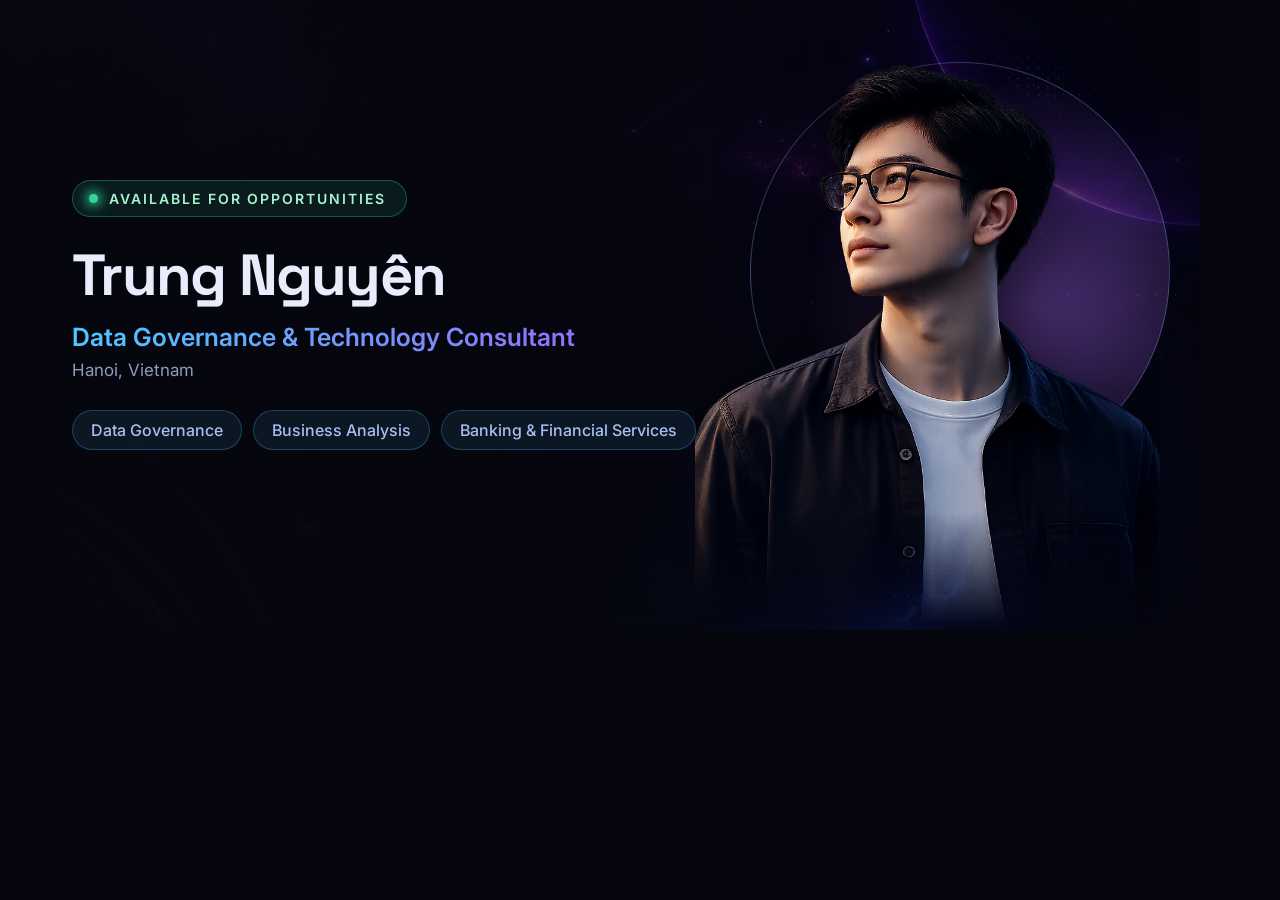
<file: tools/og-card.html>
<!DOCTYPE html>
<!--
  Source for Assets/og-image.jpg, the 1200x630 preview card social platforms show.
  Regenerate after changing your name, title or portrait:

    python3 -m http.server 4321 --directory .
    google-chrome --headless=new --window-size=1200,630 --virtual-time-budget=8000 \
      --screenshot=og.png http://localhost:4321/tools/og-card.html
    python3 -c "from PIL import Image; Image.open('og.png').convert('RGB').save('Assets/og-image.jpg','JPEG',quality=88,optimize=True)"

  The portrait is cropped in CSS (.photo background-position/size) so no separate
  cropped file is needed. Retune those two values if you swap avatar.png.
-->
<html><head><meta charset="utf-8">
<link href="https://fonts.googleapis.com/css2?family=Space+Grotesk:wght@500;600;700&family=Inter:wght@400;500;600&display=swap" rel="stylesheet">
<style>
*{box-sizing:border-box;margin:0}
html,body{width:1200px;height:630px;overflow:hidden}
body{background:#05060d;font-family:Inter,system-ui,sans-serif;color:#e9edfb;position:relative}
.bg{position:absolute;inset:0;background:url("../Assets/background.webp") center/cover;opacity:.75}
.scrim{position:absolute;inset:0;background:
  linear-gradient(90deg,rgba(5,6,13,.94) 0%,rgba(5,6,13,.78) 44%,rgba(5,6,13,.12) 76%),
  linear-gradient(180deg,rgba(5,6,13,.35),rgba(5,6,13,.7))}

.copy{position:absolute;left:72px;top:50%;transform:translateY(-50%);width:660px;z-index:3}
.badge{display:inline-flex;align-items:center;gap:11px;padding:9px 20px 9px 16px;
  border-radius:999px;font-size:14px;font-weight:600;letter-spacing:.14em;
  text-transform:uppercase;color:#a7f3d0;background:rgba(52,211,153,.1);
  border:1px solid rgba(52,211,153,.32);margin-bottom:28px}
.badge i{width:9px;height:9px;border-radius:50%;background:#34d399;
  box-shadow:0 0 12px 3px rgba(52,211,153,.9)}
h1{font-family:"Space Grotesk",sans-serif;font-size:58px;font-weight:700;
  line-height:1.05;letter-spacing:-.03em;margin-bottom:16px}
.role{font-size:25px;font-weight:600;margin-bottom:8px;
  background:linear-gradient(100deg,#4cc9ff,#a855f7);
  -webkit-background-clip:text;background-clip:text;color:transparent}
.loc{font-size:17px;color:#8f9cc0;margin-bottom:30px}
.meta{display:flex;gap:11px;flex-wrap:wrap}
.pill{padding:9px 18px;border-radius:999px;font-size:16px;font-weight:500;
  color:#a9bdf0;background:rgba(76,201,255,.09);border:1px solid rgba(76,201,255,.26)}

.ring{position:absolute;width:420px;height:420px;right:30px;top:62px;border-radius:50%;
  border:1px solid rgba(150,190,255,.3);z-index:1;
  background:radial-gradient(circle at 68% 58%,rgba(180,110,255,.45),transparent 62%)}
.photo{position:absolute;right:40px;bottom:0;width:465px;height:592px;z-index:2;
  background-image:url("../Assets/avatar.png");
  background-size:915px 610px;background-position:-250px -18px;background-repeat:no-repeat;
  filter:drop-shadow(0 20px 50px rgba(0,0,0,.75));
  -webkit-mask-image:linear-gradient(180deg,#000 80%,transparent 99%);
  mask-image:linear-gradient(180deg,#000 80%,transparent 99%)}
</style></head>
<body>
<div class="bg"></div><div class="scrim"></div>
<span class="ring"></span><div class="photo"></div>
<div class="copy">
  <p class="badge"><i></i> Available for opportunities</p>
  <h1>Trung Nguyên</h1>
  <p class="role">Data Governance &amp; Technology Consultant</p>
  <p class="loc">Hanoi, Vietnam</p>
  <div class="meta">
    <span class="pill">Data Governance</span>
    <span class="pill">Business Analysis</span>
    <span class="pill">Banking &amp; Financial Services</span>
  </div>
</div>
</body></html>
</file>
<file: css/style.css>
/* =========================================================
   Trung Nguyên portfolio
   1. Tokens          6. Nav           11. Marquee
   2. Reset / base    7. Hero          12. Certifications
   3. Background FX   8. Cards         13. Reach out
   4. Layout          9. Projects      14. Footer / to-top
   5. Components     10. Timeline      15. Motion / responsive
   ========================================================= */

/* ── 1. Tokens ───────────────────────────────────────────── */
:root{
  --bg:#05060d;
  --ink:#e9edfb;
  --ink-dim:#9aa7cc;
  --ink-mute:#7885ad;   /* 4.83:1 on card surfaces, clears WCAG AA for small text */

  --cyan:#4cc9ff;
  --violet:#a855f7;
  --mint:#34d399;

  --line:rgba(255,255,255,.09);
  --line-soft:rgba(255,255,255,.05);
  --glass:rgba(255,255,255,.035);
  --glass-hi:rgba(255,255,255,.07);

  --grad:linear-gradient(100deg,var(--cyan),var(--violet));
  --grad-soft:linear-gradient(100deg,rgba(76,201,255,.16),rgba(168,85,247,.16));

  --r:18px;
  --r-lg:26px;

  --shadow:0 24px 60px -28px rgba(0,0,0,.9);
  --shadow-glow:0 0 0 1px rgba(76,201,255,.25),0 28px 70px -30px rgba(76,201,255,.5);

  --wrap:1200px;
  --pad:clamp(20px,4vw,40px);
  --ease:cubic-bezier(.22,.68,.32,1);

  --font:"Inter",system-ui,-apple-system,"Segoe UI",Roboto,sans-serif;
  --font-display:"Space Grotesk","Inter",system-ui,sans-serif;
}

/* ── 2. Reset / base ─────────────────────────────────────── */
*,*::before,*::after{box-sizing:border-box}
html{scroll-behavior:smooth;scroll-padding-top:96px;-webkit-text-size-adjust:100%}
body{
  margin:0;
  background:var(--bg);
  color:var(--ink);
  font-family:var(--font);
  font-size:16px;
  line-height:1.65;
  -webkit-font-smoothing:antialiased;
  overflow-x:hidden;
}
img,svg{display:block;max-width:100%}
img{height:auto}
a{color:inherit;text-decoration:none}
ul,ol{margin:0;padding:0;list-style:none}
h1,h2,h3,p{margin:0}
button{font:inherit;color:inherit;background:none;border:0;cursor:pointer}
::selection{background:rgba(168,85,247,.35);color:#fff}

:focus-visible{
  outline:2px solid var(--cyan);
  outline-offset:3px;
  border-radius:6px;
}

.skip-link{
  position:fixed;top:-100px;left:16px;z-index:200;
  padding:12px 18px;border-radius:10px;
  background:var(--cyan);color:#04121c;font-weight:600;
  transition:top .25s var(--ease);
}
.skip-link:focus{top:16px}

.progress{
  position:fixed;top:0;left:0;right:0;height:3px;z-index:200;
  background:var(--grad);pointer-events:none;
  transform:scaleX(0);transform-origin:0 50%;will-change:transform;
}

/* ── 3. Background FX ────────────────────────────────────── */
.bg-fx{position:fixed;inset:0;z-index:-1;pointer-events:none;overflow:hidden}

/* Nebula photo. The layer is fixed rather than `background-attachment:fixed`,
   which janks badly on iOS. The scrim above it is what keeps body copy readable:
   raise .bg-photo opacity and you must deepen the scrim to match. */
.bg-photo{
  position:absolute;inset:0;
  background:url("../Assets/background.webp") center center/cover no-repeat;
  opacity:.72;
}
.bg-scrim{
  position:absolute;inset:0;
  background:
    /* text column runs down the left, so weight the shade to that side and let the
       nebula stay vivid on the right where the portrait sits */
    linear-gradient(90deg,
      rgba(5,6,13,.62) 0%,rgba(5,6,13,.34) 34%,rgba(5,6,13,0) 68%),
    radial-gradient(125% 85% at 50% 0%,
      rgba(5,6,13,.06) 0%,rgba(5,6,13,.42) 52%,rgba(5,6,13,.8) 100%),
    linear-gradient(180deg,
      rgba(5,6,13,.34) 0%,rgba(5,6,13,.06) 24%,
      rgba(5,6,13,.44) 70%,rgba(5,6,13,.92) 100%);
}
.bg-grid{
  position:absolute;inset:-2px;
  background-image:
    linear-gradient(rgba(255,255,255,.028) 1px,transparent 1px),
    linear-gradient(90deg,rgba(255,255,255,.028) 1px,transparent 1px);
  background-size:64px 64px;
  mask-image:radial-gradient(ellipse 80% 60% at 50% 0%,#000 30%,transparent 80%);
}
.bg-noise{
  position:absolute;inset:0;opacity:.22;mix-blend-mode:overlay;
  background-image:url("data:image/svg+xml,%3Csvg xmlns='http://www.w3.org/2000/svg' width='140' height='140'%3E%3Cfilter id='n'%3E%3CfeTurbulence type='fractalNoise' baseFrequency='.85' numOctaves='3'/%3E%3C/filter%3E%3Crect width='140' height='140' filter='url(%23n)' opacity='.5'/%3E%3C/svg%3E");
}
.orb{position:absolute;border-radius:50%;filter:blur(90px);opacity:.3}
.orb--1{width:620px;height:620px;top:-220px;left:-160px;background:radial-gradient(circle,rgba(76,201,255,.45),transparent 68%)}
.orb--2{width:680px;height:680px;top:-140px;right:-220px;background:radial-gradient(circle,rgba(168,85,247,.42),transparent 68%)}
.orb--3{width:760px;height:760px;bottom:-320px;left:38%;background:radial-gradient(circle,rgba(99,102,241,.3),transparent 70%)}

/* ── 4. Layout ───────────────────────────────────────────── */
.wrap{width:100%;max-width:var(--wrap);margin-inline:auto;padding-inline:var(--pad)}
.section{padding-block:clamp(56px,7.5vw,96px)}
.section__head{
  display:flex;align-items:flex-end;justify-content:space-between;
  gap:24px;flex-wrap:wrap;margin-bottom:clamp(28px,4vw,44px);
}
.section__title{
  font-family:var(--font-display);
  font-size:clamp(1.6rem,3.4vw,2.4rem);
  font-weight:600;letter-spacing:-.02em;line-height:1.15;
}
.eyebrow{
  display:flex;align-items:center;gap:10px;
  font-size:.78rem;font-weight:600;letter-spacing:.18em;text-transform:uppercase;
  color:var(--ink-dim);margin-bottom:12px;
}
.eyebrow .dot{
  width:8px;height:8px;border-radius:50%;
  background:var(--violet);box-shadow:0 0 12px 2px rgba(168,85,247,.8);
  flex:none;
}
.grad{
  background:var(--grad);
  -webkit-background-clip:text;background-clip:text;color:transparent;
}

/* ── 5. Components ───────────────────────────────────────── */
.btn{
  display:inline-flex;align-items:center;gap:10px;
  padding:14px 24px;border-radius:14px;
  font-weight:600;font-size:.95rem;white-space:nowrap;
  border:1px solid transparent;
  transition:transform .25s var(--ease),box-shadow .3s var(--ease),
             background-color .3s var(--ease),border-color .3s var(--ease);
}
.btn svg{flex:none}
.btn--primary{
  background:var(--grad);color:#fff;
  box-shadow:0 14px 34px -14px rgba(120,110,255,.85);
}
.btn--primary:hover{transform:translateY(-2px);box-shadow:0 20px 44px -14px rgba(140,120,255,1)}
.btn--ghost{
  background:var(--glass);border-color:var(--line);color:var(--ink);
  backdrop-filter:blur(10px);-webkit-backdrop-filter:blur(10px);
}
.btn--ghost:hover{
  transform:translateY(-2px);
  border-color:rgba(76,201,255,.55);
  background:rgba(76,201,255,.09);
}

.icon-btn{
  display:grid;place-items:center;width:38px;height:38px;border-radius:11px;
  background:var(--glass);border:1px solid var(--line);color:var(--ink-dim);
  transition:.28s var(--ease);
}
.icon-btn:hover{color:var(--ink);border-color:rgba(76,201,255,.5);background:rgba(76,201,255,.1);transform:translateY(-2px)}

.tags{display:flex;flex-wrap:wrap;gap:8px}
.tags li{
  padding:5px 12px;border-radius:999px;
  font-size:.76rem;font-weight:500;letter-spacing:.01em;
  color:#a9bdf0;background:rgba(76,201,255,.07);
  border:1px solid rgba(76,201,255,.2);
  transition:.28s var(--ease);
}
.card:hover .tags li{border-color:rgba(168,85,247,.35);color:#c9d5ff}

.pill{
  padding:4px 11px;border-radius:999px;font-size:.7rem;font-weight:600;
  letter-spacing:.06em;text-transform:uppercase;
}
.pill--live{
  color:var(--mint);background:rgba(52,211,153,.12);
  border:1px solid rgba(52,211,153,.32);
}

/* ── 6. Nav ──────────────────────────────────────────────── */
.nav{
  position:fixed;top:14px;left:0;right:0;z-index:100;
  transition:top .35s var(--ease);
}
.nav__inner{
  display:flex;align-items:center;justify-content:space-between;gap:20px;
  max-width:calc(var(--wrap) + 40px);
  padding:12px 18px;
  border:1px solid var(--line);
  border-radius:18px;
  background:rgba(8,11,22,.6);
  backdrop-filter:blur(18px) saturate(160%);
  -webkit-backdrop-filter:blur(18px) saturate(160%);
  transition:background-color .35s var(--ease),box-shadow .35s var(--ease),border-color .35s var(--ease);
}
.nav.is-stuck .nav__inner{
  background:rgba(6,8,17,.85);
  box-shadow:0 18px 46px -26px rgba(0,0,0,1);
  border-color:rgba(255,255,255,.12);
}
.brand{
  font-family:var(--font-display);
  font-size:1.22rem;font-weight:700;letter-spacing:.14em;
}
.brand span{
  background:var(--grad);
  -webkit-background-clip:text;background-clip:text;color:transparent;
}
.nav__links{display:flex;gap:6px}
.nav__links a{
  position:relative;padding:9px 15px;border-radius:10px;
  font-size:.92rem;color:var(--ink-dim);
  transition:color .25s var(--ease),background-color .25s var(--ease);
}
.nav__links a::after{
  content:"";position:absolute;left:50%;bottom:2px;translate:-50% 0;
  width:0;height:2px;border-radius:2px;background:var(--grad);
  transition:width .3s var(--ease);
}
.nav__links a:hover{color:var(--ink);background:rgba(255,255,255,.05)}
.nav__links a.is-active{color:var(--ink)}
.nav__links a.is-active::after{width:22px}
.nav__actions{display:flex;align-items:center;gap:10px}

.lang{
  display:flex;gap:2px;padding:3px;border-radius:12px;
  background:var(--glass);border:1px solid var(--line);
}
.lang__btn{
  padding:6px 11px;border-radius:9px;
  font-size:.76rem;font-weight:700;letter-spacing:.07em;
  color:var(--ink-mute);transition:.26s var(--ease);
}
.lang__btn:hover:not(.is-on){color:var(--ink);background:rgba(255,255,255,.06)}
.lang__btn.is-on{
  color:#fff;background:var(--grad);
  box-shadow:0 8px 18px -10px rgba(120,110,255,.95);
}

.burger{display:none;width:40px;height:40px;border-radius:11px;border:1px solid var(--line);background:var(--glass)}
.burger span{display:block;width:17px;height:2px;margin:3.5px auto;border-radius:2px;background:var(--ink);transition:.3s var(--ease)}
.burger[aria-expanded="true"] span:nth-child(1){transform:translateY(5.5px) rotate(45deg)}
.burger[aria-expanded="true"] span:nth-child(2){opacity:0}
.burger[aria-expanded="true"] span:nth-child(3){transform:translateY(-5.5px) rotate(-45deg)}

/* ── 7. Hero ─────────────────────────────────────────────── */
.hero{padding-top:clamp(126px,16vw,172px);padding-bottom:clamp(28px,4vw,56px)}
.hero__inner{
  display:grid;grid-template-columns:1.05fr .95fr;gap:clamp(24px,4vw,56px);
  align-items:center;
}
.hero__title{
  font-family:var(--font-display);
  font-size:clamp(2.1rem,5.6vw,3.9rem);
  font-weight:700;line-height:1.08;letter-spacing:-.03em;
  margin-bottom:26px;
}
/* availability badge */
.badge{
  display:inline-flex;align-items:center;gap:10px;
  padding:8px 16px 8px 13px;margin-bottom:26px;border-radius:999px;
  font-size:.76rem;font-weight:600;letter-spacing:.14em;text-transform:uppercase;
  color:#a7f3d0;background:rgba(52,211,153,.09);
  border:1px solid rgba(52,211,153,.28);
  backdrop-filter:blur(10px);-webkit-backdrop-filter:blur(10px);
}
.badge__dot{
  position:relative;width:8px;height:8px;border-radius:50%;flex:none;
  background:var(--mint);box-shadow:0 0 10px 2px rgba(52,211,153,.9);
}
.badge__dot::after{
  content:"";position:absolute;inset:-4px;border-radius:50%;
  border:1px solid var(--mint);animation:ping 2.4s var(--ease) infinite;
}
@keyframes ping{0%{opacity:.8;transform:scale(.6)}70%,100%{opacity:0;transform:scale(1.5)}}

.hero__lead{
  max-width:56ch;margin-bottom:32px;
  font-size:1rem;color:var(--ink-dim);line-height:1.72;
}
.hero__cta{display:flex;flex-wrap:wrap;gap:14px}

/* stat strip */
.stats{
  display:grid;grid-template-columns:repeat(4,1fr);
  margin-top:38px;border:1px solid var(--line);border-radius:var(--r);
  background:linear-gradient(180deg,var(--glass-hi),var(--glass));
  backdrop-filter:blur(14px);-webkit-backdrop-filter:blur(14px);
  overflow:hidden;
}
/* icon + value share row 1; the label gets the full cell width on row 2 so it
   never has to wrap in a narrow column */
.stat{
  display:grid;grid-template-columns:auto 1fr;align-items:center;
  column-gap:11px;row-gap:5px;padding:18px 16px;
  border-left:1px solid var(--line-soft);
  transition:background-color .3s var(--ease);
}
.stat:first-child{border-left:0}
.stat:hover{background:rgba(76,201,255,.05)}
.stat__ico{grid-column:1;grid-row:1;color:var(--cyan);opacity:.85}
.stat:nth-child(2) .stat__ico{color:var(--violet)}
.stat:nth-child(3) .stat__ico{color:#818cf8}
.stat:nth-child(4) .stat__ico{color:var(--mint)}
.stat dd{
  grid-column:2;grid-row:1;margin:0;font-family:var(--font-display);
  font-size:1.45rem;font-weight:700;line-height:1.1;letter-spacing:-.02em;
}
.stat dt{
  grid-column:1 / -1;grid-row:2;
  font-size:.73rem;color:var(--ink-mute);line-height:1.3;white-space:nowrap;
}

/* tech stack strip */
.stack{
  display:flex;align-items:center;gap:clamp(14px,2.5vw,34px);flex-wrap:wrap;
  margin-top:clamp(24px,3.5vw,40px);padding:16px 24px;
  border:1px solid var(--line);border-radius:var(--r);
  background:linear-gradient(180deg,var(--glass-hi),var(--glass));
  backdrop-filter:blur(14px);-webkit-backdrop-filter:blur(14px);
}
.stack__label{
  display:flex;align-items:center;gap:10px;flex:none;
  font-size:.72rem;font-weight:600;letter-spacing:.18em;text-transform:uppercase;
  color:var(--ink-mute);padding-right:clamp(4px,1.5vw,18px);
  border-right:1px solid var(--line-soft);
}
.stack__label::before{
  content:"";width:7px;height:7px;border-radius:50%;
  background:var(--violet);box-shadow:0 0 10px 2px rgba(168,85,247,.7);
}
.stack__list{
  display:flex;align-items:center;gap:clamp(14px,2.4vw,30px);flex-wrap:wrap;
}
.stack__list li{
  display:inline-flex;align-items:center;gap:9px;
  font-size:.9rem;font-weight:500;color:var(--ink-dim);
  transition:color .28s var(--ease);
}
.stack__list li:hover{color:var(--ink)}
.stack__ico{
  display:grid;place-items:center;width:30px;height:30px;border-radius:9px;
  color:var(--c,var(--cyan));
  background:color-mix(in srgb,var(--c,#4cc9ff) 12%,transparent);
  border:1px solid color-mix(in srgb,var(--c,#4cc9ff) 26%,transparent);
  transition:transform .28s var(--ease);
}
.stack__list li:hover .stack__ico{transform:translateY(-2px)}

.hero__media{display:grid;place-items:center}
.portrait{position:relative;width:min(100%,520px);aspect-ratio:1/1;display:grid;place-items:center}
.portrait img{
  position:relative;z-index:2;width:100%;
  object-fit:contain;
  filter:drop-shadow(0 30px 60px rgba(0,0,0,.65));
  mask-image:radial-gradient(circle at 50% 45%,#000 58%,transparent 78%);
  -webkit-mask-image:radial-gradient(circle at 50% 45%,#000 58%,transparent 78%);
}
.portrait__ring{
  position:absolute;inset:8%;border-radius:50%;
  border:1px solid rgba(140,190,255,.35);
  box-shadow:inset 0 0 60px rgba(76,201,255,.18);
  animation:spin 26s linear infinite;
}
.portrait__ring::after{
  content:"";position:absolute;top:-5px;left:50%;translate:-50% 0;
  width:9px;height:9px;border-radius:50%;
  background:var(--cyan);box-shadow:0 0 16px 4px rgba(76,201,255,.9);
}
.portrait__glow{
  position:absolute;inset:-4%;border-radius:50%;
  background:
    radial-gradient(circle at 74% 62%,rgba(196,110,255,.72),transparent 52%),
    radial-gradient(circle at 58% 82%,rgba(120,70,240,.55),transparent 55%),
    radial-gradient(circle at 26% 34%,rgba(76,201,255,.5),transparent 56%),
    radial-gradient(circle at 50% 50%,rgba(30,20,80,.5),transparent 70%);
  filter:blur(34px);
}
@keyframes spin{to{transform:rotate(360deg)}}

/* floating capability cards around the portrait */
.float{
  position:absolute;z-index:3;
  display:grid;gap:8px;padding:14px 16px;
  border:1px solid var(--line);border-radius:16px;
  background:rgba(10,13,26,.72);
  backdrop-filter:blur(16px) saturate(150%);
  -webkit-backdrop-filter:blur(16px) saturate(150%);
  box-shadow:0 20px 44px -24px rgba(0,0,0,.95);
  font-size:.82rem;font-weight:500;line-height:1.35;color:var(--ink);
  animation:bob 7s var(--ease) infinite;
  transition:transform .35s var(--ease),border-color .35s var(--ease);
}
.float:hover{transform:translateY(-5px);border-color:rgba(140,170,255,.4)}
.float svg{color:var(--cyan)}
.float__dot{
  position:absolute;top:11px;right:11px;
  width:7px;height:7px;border-radius:50%;background:var(--violet);
  box-shadow:0 0 9px 2px rgba(168,85,247,.8);
}
.float--a{top:10%;left:-4%;animation-delay:-.4s}
.float--a svg{color:#8fd4ff}
.float--b{top:34%;right:-8%;animation-delay:-2.6s}
.float--b svg{color:#6ee7b7}
.float--b .float__dot{background:var(--mint);box-shadow:0 0 9px 2px rgba(52,211,153,.8)}
.float--c{top:62%;left:-8%;animation-delay:-4.8s}
.float--c svg{color:#d3b6ff}
@keyframes bob{0%,100%{translate:0 0}50%{translate:0 -10px}}

/* identity card overlapping the portrait */
.namecard{
  position:absolute;z-index:4;right:-6%;bottom:4%;
  min-width:250px;padding:18px 22px;
  border:1px solid rgba(140,170,255,.24);border-radius:18px;
  background:rgba(10,13,26,.8);
  backdrop-filter:blur(18px) saturate(150%);
  -webkit-backdrop-filter:blur(18px) saturate(150%);
  box-shadow:0 26px 56px -26px rgba(0,0,0,1);
}
.namecard__name{
  font-family:var(--font-display);
  font-size:1.12rem;font-weight:600;letter-spacing:-.01em;
}
.namecard__role{margin-top:4px;font-size:.86rem;color:var(--ink-dim)}
.namecard__sub{
  margin-top:2px;font-size:.86rem;font-weight:500;
  background:var(--grad);-webkit-background-clip:text;background-clip:text;color:transparent;
}
.namecard__loc{
  display:flex;align-items:center;gap:7px;margin-top:10px;
  font-size:.8rem;color:var(--ink-mute);
}

/* ── 8. Cards (glass + cursor spotlight) ─────────────────── */
.card{
  position:relative;
  border:1px solid var(--line);
  border-radius:var(--r-lg);
  background:linear-gradient(180deg,var(--glass-hi),var(--glass));
  backdrop-filter:blur(16px) saturate(140%);
  -webkit-backdrop-filter:blur(16px) saturate(140%);
  box-shadow:var(--shadow);
  overflow:hidden;
  isolation:isolate;
  transition:transform .4s var(--ease),border-color .4s var(--ease),box-shadow .4s var(--ease);
}
.card::before{           /* cursor spotlight */
  content:"";position:absolute;inset:0;z-index:0;pointer-events:none;
  background:radial-gradient(340px circle at var(--mx,50%) var(--my,0%),
             rgba(120,180,255,.16),transparent 62%);
  opacity:0;transition:opacity .4s var(--ease);
}
.card::after{           /* lit top edge on hover */
  content:"";position:absolute;top:0;left:0;right:0;height:1px;z-index:2;
  background:linear-gradient(90deg,transparent,rgba(150,195,255,.75),transparent);
  opacity:0;transition:opacity .4s var(--ease);pointer-events:none;
}
.card:hover::before,.card:hover::after{opacity:1}
.card:hover{border-color:rgba(140,170,255,.32)}
.card > *{position:relative;z-index:1}

/* ── 9. Projects ─────────────────────────────────────────── */
.grid{display:grid;gap:clamp(16px,2vw,24px)}
.grid--projects{grid-template-columns:repeat(3,1fr)}

.project{display:flex;flex-direction:column}
.project:hover{transform:translateY(-6px);box-shadow:var(--shadow-glow)}
.project__thumb{
  position:relative;overflow:hidden;
  border-bottom:1px solid var(--line-soft);
  background:#070a14;
}
.project__thumb::after{
  content:"";position:absolute;inset:0;
  background:linear-gradient(180deg,transparent 55%,rgba(5,6,13,.55));
}
.project__thumb img{width:100%;aspect-ratio:16/9;object-fit:cover;transition:transform .6s var(--ease)}
.project:hover .project__thumb img{transform:scale(1.06)}
/* flex:1 lets the body fill a grid-stretched card so `card__text`'s own flex:1
   can push the tags and button down to a consistent baseline across the row */
.card__body{display:flex;flex-direction:column;flex:1;gap:11px;padding:22px 24px 26px}
.card__meta{
  display:flex;align-items:center;gap:10px;flex-wrap:wrap;
  font-size:.76rem;color:var(--ink-mute);letter-spacing:.02em;
}
.card__role{
  padding:3px 10px;border-radius:999px;
  color:#a9bdf0;background:rgba(76,201,255,.08);
  border:1px solid rgba(76,201,255,.2);
}
.card__title{
  font-family:var(--font-display);
  font-size:1.08rem;font-weight:600;letter-spacing:-.01em;line-height:1.35;
}
.card__text{font-size:.93rem;color:var(--ink-dim);line-height:1.6;flex:1}

.detail-btn{
  display:inline-flex;align-items:center;gap:8px;align-self:flex-start;
  margin-top:4px;padding:9px 16px;border-radius:11px;
  font-size:.85rem;font-weight:600;color:var(--cyan);
  background:rgba(76,201,255,.08);border:1px solid rgba(76,201,255,.24);
  transition:.28s var(--ease);
}
.detail-btn:hover{
  background:rgba(76,201,255,.16);gap:12px;transform:translateY(-2px);
  border-color:rgba(76,201,255,.5);
}

/* ── project dialogs ─────────────────────────────────────── */
.dlg{
  width:min(780px,calc(100vw - 28px));max-height:min(88vh,940px);
  padding:0;overflow-y:auto;overscroll-behavior:contain;
  color:var(--ink);border:1px solid rgba(140,170,255,.24);border-radius:var(--r-lg);
  background:linear-gradient(180deg,#0e1322,#080b14);
  box-shadow:0 44px 100px -34px rgba(0,0,0,1);
}
.dlg::backdrop{
  background:rgba(3,4,10,.74);
  backdrop-filter:blur(6px);-webkit-backdrop-filter:blur(6px);
}
.dlg__close-form{position:sticky;top:0;z-index:5;height:0}
.dlg__close{
  position:absolute;right:14px;top:14px;
  display:grid;place-items:center;width:38px;height:38px;border-radius:11px;
  color:var(--ink);background:rgba(8,11,22,.8);border:1px solid var(--line);
  backdrop-filter:blur(10px);-webkit-backdrop-filter:blur(10px);
  transition:.26s var(--ease);
}
.dlg__close:hover{background:rgba(76,201,255,.18);border-color:rgba(76,201,255,.55)}
.dlg__media{border-bottom:1px solid var(--line-soft);background:#070a14}
.dlg__media img{width:100%;aspect-ratio:16/9;object-fit:cover}
.dlg__body{display:grid;gap:14px;padding:clamp(22px,3vw,32px)}
.dlg__title{
  font-family:var(--font-display);
  font-size:clamp(1.15rem,2.2vw,1.45rem);font-weight:600;
  line-height:1.3;letter-spacing:-.015em;
}
.dlg__lead{font-size:.96rem;color:var(--ink-dim);line-height:1.68}
.dlg__h{
  margin-top:6px;font-size:.75rem;font-weight:600;
  letter-spacing:.16em;text-transform:uppercase;color:var(--ink-mute);
}
.dlg__list{display:grid;gap:11px}
.dlg__list li{
  position:relative;padding-left:22px;
  font-size:.93rem;color:var(--ink-dim);line-height:1.65;
}
.dlg__list li::before{
  content:"";position:absolute;left:2px;top:.62em;
  width:7px;height:7px;border-radius:50%;background:var(--grad);
}

/* ── 10. Timeline ────────────────────────────────────────── */
.timeline{display:grid;gap:clamp(20px,3vw,32px)}
.tl-item{
  display:grid;
  grid-template-columns:180px 40px minmax(0,1fr);
  align-items:start;
}
/* every child is pinned to row 1: the rail comes first in the DOM, so without an
   explicit row auto-placement would drop the logo and body into a second row */
.tl-logo{
  grid-column:1;grid-row:1;
  display:grid;place-items:center;
  aspect-ratio:16/9;padding:16px;
  border:1px solid var(--line);border-radius:var(--r);
  background:linear-gradient(160deg,rgba(255,255,255,.06),rgba(255,255,255,.015));
  backdrop-filter:blur(10px);-webkit-backdrop-filter:blur(10px);
  transition:.35s var(--ease);
}
.tl-item:hover .tl-logo{border-color:rgba(140,170,255,.35);transform:translateY(-3px)}
/* Deloitte is a 5:1 wordmark, EY a compact 1.2:1 mark, so one shared size would
   leave one tiny and the other huge, so each gets its own height. */
.tl-logo img{
  max-width:100%;max-height:var(--lh,44px);
  width:auto;height:auto;object-fit:contain;opacity:.95;
}
.tl-logo--deloitte img{--lh:30px}
.tl-logo--ey img{--lh:58px}

.tl-rail{grid-column:2;grid-row:1;position:relative;align-self:stretch;justify-self:center;width:2px}
.tl-rail::before{
  content:"";position:absolute;top:16px;bottom:-32px;left:0;width:2px;
  background:linear-gradient(180deg,rgba(76,201,255,.7),rgba(168,85,247,.35),transparent);
}
.tl-item:last-child .tl-rail::before{bottom:0;background:linear-gradient(180deg,rgba(168,85,247,.5),transparent)}
.tl-dot{
  position:absolute;top:10px;left:50%;translate:-50% 0;
  width:14px;height:14px;border-radius:50%;
  background:var(--violet);border:3px solid var(--bg);
  box-shadow:0 0 0 3px rgba(168,85,247,.22),0 0 18px 4px rgba(168,85,247,.6);
}
.tl-body{grid-column:3;grid-row:1;padding:26px 28px 28px;display:grid;gap:12px}
.tl-head{display:flex;align-items:center;gap:12px;flex-wrap:wrap}
.tl-head h3{font-family:var(--font-display);font-size:1.22rem;font-weight:600;letter-spacing:-.01em}
.tl-role{color:var(--cyan);font-weight:600;font-size:.98rem;margin-top:-6px}
.tl-date{
  display:flex;align-items:center;gap:8px;
  font-size:.85rem;color:var(--ink-mute);margin-top:-4px;
}
.tl-sector{
  margin-top:-6px;font-size:.82rem;color:var(--ink-mute);
}
.tl-list{display:grid;gap:9px;margin-top:2px}
.tl-list li{
  position:relative;padding-left:20px;
  font-size:.93rem;color:var(--ink-dim);line-height:1.6;
}
.tl-list li::before{
  content:"";position:absolute;left:2px;top:.62em;
  width:6px;height:6px;border-radius:50%;
  background:var(--grad);
}
.tl-body .tags{margin-top:6px}

/* ── 11. Clients marquee ─────────────────────────────────── */
.marquee{
  position:relative;overflow:hidden;padding-block:26px;
  border-block:1px solid var(--line-soft);
  background:linear-gradient(180deg,rgba(255,255,255,.03),transparent);
  mask-image:linear-gradient(90deg,transparent,#000 9%,#000 91%,transparent);
  -webkit-mask-image:linear-gradient(90deg,transparent,#000 9%,#000 91%,transparent);
}
/* no flex `gap` here: the spacing lives on the chips so the track is an exact
   multiple of one logo set, so translateX(-50%) loops without a jump */
.marquee__track{
  display:flex;align-items:center;width:max-content;
  animation:marquee 38s linear infinite;
}
.marquee:hover .marquee__track,
.marquee:focus-within .marquee__track{animation-play-state:paused}
@keyframes marquee{to{transform:translateX(-50%)}}

.logo-chip{
  flex:none;display:grid;place-items:center;
  width:230px;height:108px;padding:18px 24px;margin-right:22px;
  overflow:hidden;
  border-radius:var(--r);
  background:rgba(255,255,255,.96);
  border:1px solid rgba(255,255,255,.18);
  box-shadow:0 18px 40px -26px rgba(0,0,0,.9);
  filter:grayscale(.4);opacity:.88;
  transition:filter .35s var(--ease),opacity .35s var(--ease),
             transform .35s var(--ease),box-shadow .35s var(--ease);
}
.logo-chip:hover{
  filter:grayscale(0);opacity:1;transform:translateY(-4px);
  box-shadow:0 22px 46px -22px rgba(76,201,255,.6);
}
/* Logos differ wildly in aspect ratio (Agribank is 7.7:1, the SBV seal 1.4:1), so a
   single max-height makes some look tiny and others enormous. Each gets a height
   tuned for equal optical weight instead. */
.logo-chip img{max-height:var(--lh,44px);max-width:100%;width:auto;object-fit:contain}
.lc-techcombank img{--lh:52px}
.lc-bidv img{--lh:46px}
.lc-mbbank img{--lh:44px}
.lc-agribank img{--lh:26px}
.lc-napas img{--lh:38px}
.lc-sbv img{--lh:54px}
/* The supplied VPBank file has substantial transparent padding. Scale its canvas
   inside the chip so the visible mark has the same optical weight as the others. */
.lc-vpbank img{--lh:44px;transform:scale(3.2)}

/* ── 12. Certifications ──────────────────────────────────── */
.grid--certs{grid-template-columns:repeat(4,1fr)}
.cert{
  display:grid;gap:14px;justify-items:center;text-align:center;
  padding:30px 24px 26px;
}
.cert:hover{transform:translateY(-6px);box-shadow:var(--shadow-glow)}
.cert__badge{width:92px}
.cert__badge img{width:100%;transition:transform .45s var(--ease)}
.cert:hover .cert__badge img{transform:scale(1.07) rotate(-3deg)}
.cert__title{
  font-family:var(--font-display);
  font-size:1rem;font-weight:600;line-height:1.4;letter-spacing:-.01em;
}
.cert__meta{
  display:flex;align-items:center;gap:10px;
  font-size:.84rem;color:var(--ink-mute);
}
.cert__year{
  padding:2px 10px;border-radius:999px;
  background:rgba(255,255,255,.05);border:1px solid var(--line);
  color:var(--ink-dim);font-size:.78rem;
}

/* ── 13. Reach out ───────────────────────────────────────── */
.contact{
  display:grid;grid-template-columns:1.1fr .9fr;gap:clamp(28px,4vw,56px);
  padding:clamp(30px,4vw,52px);
  border-color:rgba(140,170,255,.2);
}
.contact__planet{
  position:absolute;z-index:0;right:-210px;bottom:-260px;
  width:470px;height:470px;border-radius:50%;
  background:
    radial-gradient(circle at 30% 26%,rgba(196,160,255,.6),rgba(88,58,186,.3) 44%,rgba(12,10,30,.9) 66%),
    radial-gradient(circle at 68% 72%,rgba(76,201,255,.35),transparent 52%);
  box-shadow:
    inset -26px -18px 80px rgba(0,0,0,.65),
    0 0 90px 20px rgba(140,100,255,.22);
}
.contact__title{
  font-family:var(--font-display);
  font-size:clamp(1.6rem,3.2vw,2.3rem);
  font-weight:600;line-height:1.18;letter-spacing:-.02em;margin-bottom:16px;
}
.contact__text{color:var(--ink-dim);font-size:.98rem;max-width:44ch;margin-bottom:28px}
.contact__cta{display:flex;flex-wrap:wrap;gap:14px}

.contact__list{display:grid;gap:12px;align-content:center}
.contact__list a,.contact__static{
  display:flex;align-items:center;gap:14px;
  padding:15px 18px;border-radius:15px;
  border:1px solid var(--line);
  background:rgba(9,12,24,.55);
  backdrop-filter:blur(12px);-webkit-backdrop-filter:blur(12px);
  transition:.3s var(--ease);
}
.contact__list a:hover{
  border-color:rgba(76,201,255,.5);
  background:rgba(76,201,255,.09);
  transform:translateX(5px);
}
.contact__ico{
  display:grid;place-items:center;flex:none;
  width:38px;height:38px;border-radius:11px;
  background:var(--grad-soft);border:1px solid var(--line);
  color:var(--cyan);
}
.contact__list a:hover .contact__ico{color:#a5e4ff}
.contact__val{font-size:.94rem;color:var(--ink-dim);overflow-wrap:anywhere}
.contact__list a:hover .contact__val{color:var(--ink)}

/* ── 14. Footer / to-top ─────────────────────────────────── */
.footer{border-top:1px solid var(--line-soft);padding-block:34px;margin-top:20px}
.footer__inner{
  display:flex;align-items:center;justify-content:space-between;
  gap:20px;flex-wrap:wrap;
}
.footer__copy{font-size:.86rem;color:var(--ink-mute)}
.footer__links{display:flex;flex-wrap:wrap;gap:20px}
.footer__links a{font-size:.88rem;color:var(--ink-mute);transition:color .25s var(--ease)}
.footer__links a:hover{color:var(--cyan)}

.to-top{
  position:fixed;right:22px;bottom:22px;z-index:90;
  display:grid;place-items:center;width:46px;height:46px;border-radius:14px;
  color:var(--ink);
  background:rgba(8,11,22,.75);border:1px solid var(--line);
  backdrop-filter:blur(14px);-webkit-backdrop-filter:blur(14px);
  opacity:0;visibility:hidden;transform:translateY(14px);
  /* same reason as .nav__links: keep `visibility` out of the transition */
  transition:opacity .35s var(--ease),transform .35s var(--ease),
             background-color .35s var(--ease),border-color .35s var(--ease);
}
.to-top.is-on{opacity:1;visibility:visible;transform:none}
.to-top:hover{border-color:rgba(76,201,255,.55);background:rgba(76,201,255,.14);transform:translateY(-3px)}

/* ── 15. Motion / responsive ─────────────────────────────── */
.reveal{opacity:0;transform:translateY(26px);transition:opacity .8s var(--ease),transform .8s var(--ease)}
.reveal.is-in{opacity:1;transform:none}
.grid .reveal:nth-child(2){transition-delay:.08s}
.grid .reveal:nth-child(3){transition-delay:.16s}
.grid .reveal:nth-child(4){transition-delay:.24s}
.grid .reveal:nth-child(5){transition-delay:.32s}
.grid .reveal:nth-child(6){transition-delay:.4s}

/* the floating cards sit outside the portrait box; once the column narrows they
   collide with the copy, so they go and the identity card drops below the photo */
@media (max-width:1180px){
  .float{display:none}
  .namecard{
    position:static;max-width:340px;margin:20px auto 0;text-align:center;
  }
  .namecard__loc{justify-content:center}
}

@media (max-width:1080px){
  .grid--projects{grid-template-columns:repeat(2,1fr)}
  .grid--certs{grid-template-columns:repeat(2,1fr)}
  .hero__inner{grid-template-columns:1fr;gap:10px}
  .hero__media{order:-1;max-width:420px;margin-inline:auto}
  .portrait{aspect-ratio:auto}
  .stats{grid-template-columns:repeat(2,1fr)}
  .stat:nth-child(odd){border-left:0}
  .stat:nth-child(n+3){border-top:1px solid var(--line-soft)}

  /* Once the hero stacks, the portrait is centred while every text block stays
     left, which reads lopsided. Centre the display copy to match. Body copy
     inside cards stays left-aligned; centred paragraphs are hard to read. */
  .hero__text{text-align:center}
  .hero__lead{margin-inline:auto}
  .hero__cta{justify-content:center}
  .stat{justify-content:center}
  .stat dt{text-align:center}
  .section__head{justify-content:center;text-align:center}
  .eyebrow{justify-content:center}
  .stack{justify-content:center}
  .stack__list{justify-content:center}
  .stack__label{text-align:center;justify-content:center}
  .contact__left{text-align:center}
  .contact__text{margin-inline:auto}
  .contact__cta{justify-content:center}
}

@media (max-width:900px){
  .nav__links{
    position:absolute;top:calc(100% + 10px);left:0;right:0;
    flex-direction:column;gap:2px;padding:12px;
    border:1px solid var(--line);border-radius:18px;
    background:rgba(6,8,17,.95);
    backdrop-filter:blur(20px);-webkit-backdrop-filter:blur(20px);
    box-shadow:var(--shadow);
    opacity:0;visibility:hidden;transform:translateY(-8px);
    /* deliberately NOT the `all` shorthand: transitioning `visibility` keeps the
       panel unfocusable for the whole 300ms, so focus() into it silently fails */
    transition:opacity .3s var(--ease),transform .3s var(--ease);
  }
  .nav__links.is-open{opacity:1;visibility:visible;transform:none}
  .nav__links a{padding:12px 14px}
  .nav__links a::after{display:none}
  .nav__inner{position:relative}
  .burger{display:block}
  .contact{grid-template-columns:1fr}
  .contact__planet{right:-190px;bottom:-240px;opacity:.75}
}

@media (max-width:820px){
  .tl-item{grid-template-columns:26px minmax(0,1fr);row-gap:16px}
  .tl-rail{grid-column:1;grid-row:1 / span 2}
  .tl-rail::before{top:8px}
  .tl-dot{top:2px}
  .tl-logo{grid-column:2;grid-row:1;width:152px;aspect-ratio:5/2;padding:12px 16px;justify-self:start}
  .tl-logo--deloitte img{--lh:26px}
  .tl-logo--ey img{--lh:46px}
  .tl-body{grid-column:2;grid-row:2;padding:22px}
}

@media (max-width:640px){
  .grid--projects,.grid--certs{grid-template-columns:1fr}
  /* room for the language toggle; these links also live in the contact panel */
  .nav__actions .icon-btn{display:none}
  .lang__btn{padding:6px 9px;font-size:.72rem}
  /* a phone crops the wide nebula to a narrow slice anyway, serve the 8 KB copy */
  .bg-photo{background-image:url("../Assets/background-sm.webp")}
  .logo-chip{width:178px;height:92px;padding:14px 18px}
  .logo-chip img{max-height:calc(var(--lh,44px) * .82)}
  .contact__val{font-size:.88rem}
  .contact__planet{opacity:.5}
  .btn{width:100%;justify-content:center}
  .nav .btn,.hero__cta .btn,.contact__cta .btn{width:auto}
  .stack{padding:14px 18px}
  .stack__label{width:100%;border-right:0;padding:0 0 4px}
  .stat{padding:15px 13px}
  .hero__cta .btn,.contact__cta .btn{flex:1 1 auto;justify-content:center}
  .footer__inner{justify-content:center;text-align:center}
}

@media (prefers-reduced-motion:reduce){
  html{scroll-behavior:auto}
  *,*::before,*::after{
    animation-duration:.001ms !important;
    animation-iteration-count:1 !important;
    transition-duration:.001ms !important;
  }
  .reveal{opacity:1;transform:none}
  .marquee{overflow-x:auto}
  .marquee__track{animation:none;transform:none}
}
</file>
